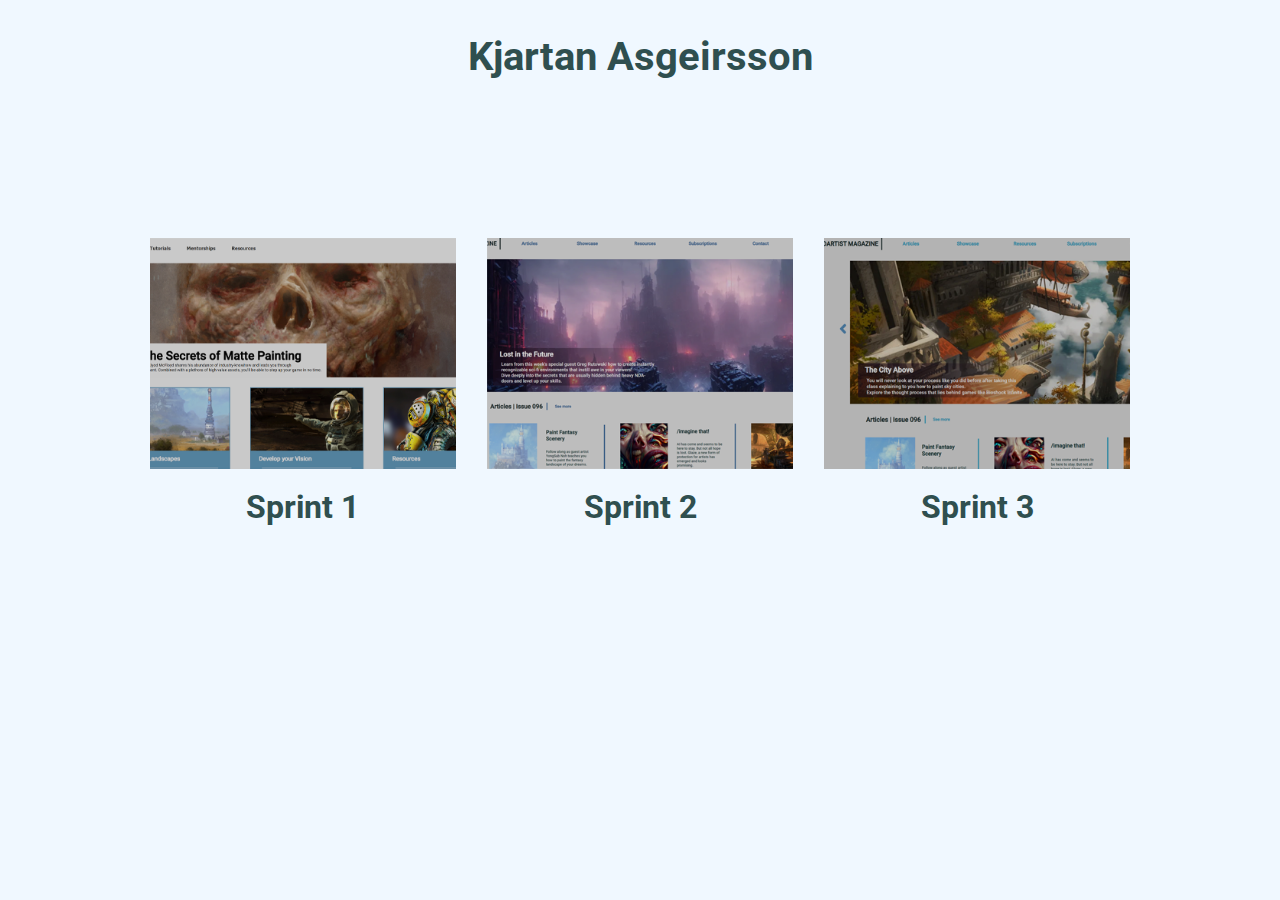
<file: index.html>
<!DOCTYPE html>
<html lang="en">
<head>
    <meta charset="UTF-8">
    <meta http-equiv="X-UA-Compatible" content="IE=edge">
    <meta name="viewport" content="width=device-width, initial-scale=1.0">
    <title>Übersicht</title>
    <link rel="stylesheet" href="main.css">
    <style>
        @import url('https://www.w3schools.com/css/img_lights.jpg');
        @import url('https://fonts.googleapis.com/css2?family=Righteous&family=Open+Sans&family=Roboto:wght@500&display=swap');
    </style>
</head>
<body>

    <div id="supertitel">
        <h2>Kjartan Asgeirsson</h2>
    </div>

    <div id="choicebox">
        <div class="choice">
            
              <a href="sprint1/index.html" class="choice-link">
                <img src="images/Sprint1.png" alt="Sprint1" class="choice-image">
                <h2 class="choice-heading">Sprint 1</h2>
                <p class="choice-text">Erster Sprint, in welchem es um generelle Prinzipien ging. Bis hier hin wurde sich noch relativ strikt an die Print-Vorlage gehalten. Die einzige Verlinkung existiert zwischen der Hauptseite und dem Landscape-Tutorial.</p>
              </a>
          </div>
        <div class="choice">
            
            <a href="sprint2/index.html" class="choice-link">
              <img src="images/Sprint2.png" alt="Sprint2" class="choice-image">
              <h2 class="choice-heading">Sprint 2</h2>
              <p class="choice-text">Zweiter Sprint, bei welchem es darum ging, verschiedene Seiten über eine Navigation miteinander zu verbinden. In dieser Version funktioniert erst die Navigation zwischen "Articles" und der Homepage.</p>
            </a>
        </div>
        <div class="choice">
            
            <a href="sprint3/index.html" class="choice-link">
              <img src="images/Sprint3.png" alt="Sprint3" class="choice-image">
              <h2 class="choice-heading">Sprint 3</h2>
              <p class="choice-text">Dritter Sprint, wo es darum ging, Animationen in die Seite einzubauen. Eine durchklickbare Slideshow wurde hinzugefügt, als auch ein animiertes Feld für Abonnements. Ebenso wurden Farben angepasst.</p>
            </a>
        </div>
    </div>


</body>
</html>
</file>
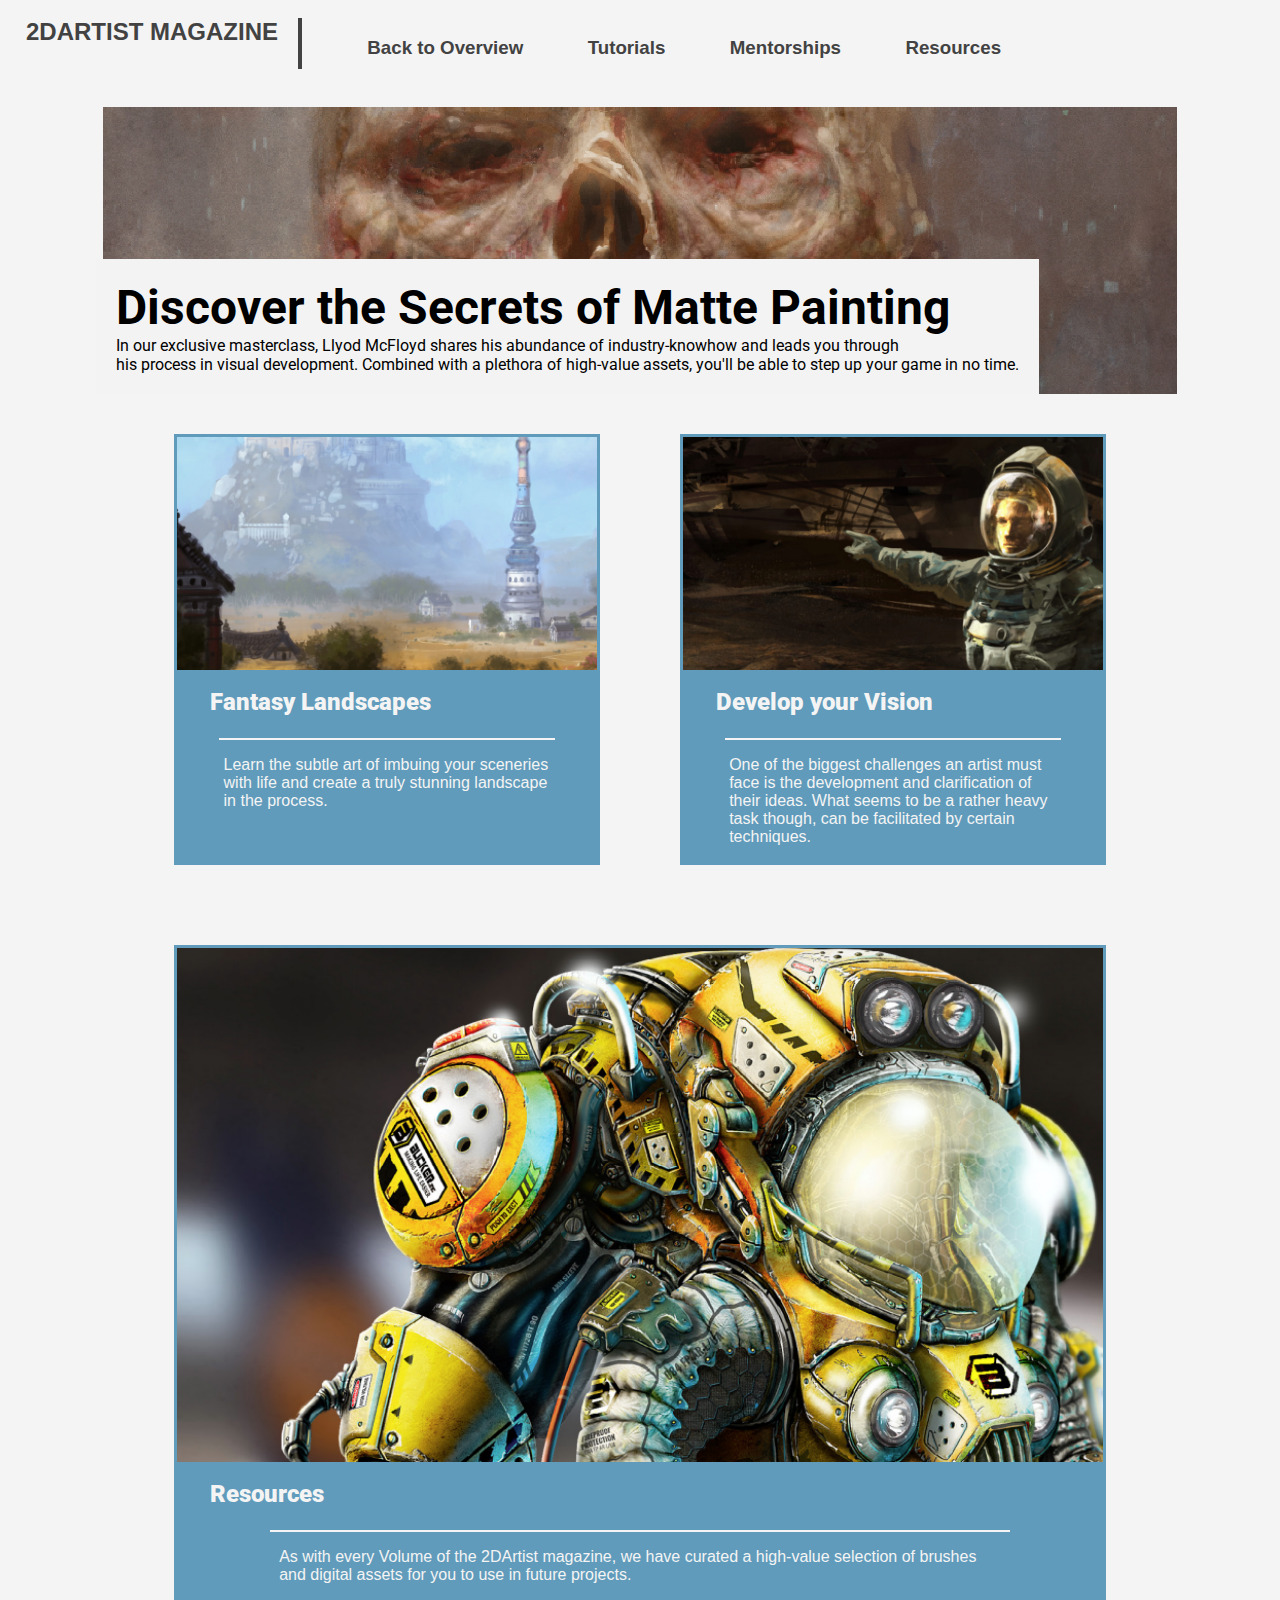
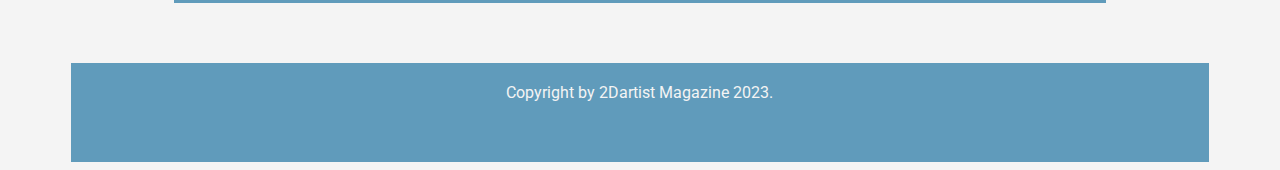
<file: sprint1/index.html>
<!DOCTYPE html>
<html lang="en">
<head>
    <meta charset="UTF-8">
    <meta http-equiv="X-UA-Compatible" content="IE=edge">
   <meta name="viewport" content="width=device-width, initial-scale=1, maximum-scale=1" />

    <title>Sprint 1</title>
    <link rel= "stylesheet" href="EX_4.css">
    <style>
        @import url('https://fonts.googleapis.com/css2?family=Righteous&family=Roboto:wght@100;400&display=swap');
        @import url('https://www.w3schools.com/css/img_lights.jpg');
        @import url('https://fonts.googleapis.com/css2?family=Open+Sans&family=Roboto:wght@500&display=swap');

        </style>
</head>
<body>
    
    <div class="flex-header">
        <h2><strong>2DARTIST</strong> MAGAZINE </h2>
        <hr>
        <div class="link-bar">
            <a href="../index.html"><h3><strong>Back to Overview</strong></h3></a>
            <a href="x4_.html"><h3><strong>Tutorials</strong></h3></a>
            <a href="x4_Concept.html"><h3><strong>Mentorships</strong></h3></a>
            <a href="x4_Source.html"><h3><strong>Resources</strong></h3></a>
        </div>
    </div>
    <div class="container">
        <img src="BG.png" alt="Skull" width="100%", height="">
            <div class="title"><strong>Discover the Secrets of Matte Painting</strong><br>
            In our exclusive masterclass, Llyod McFloyd shares his abundance of industry-knowhow and leads you through<br> his process in visual development.
            Combined with a plethora of high-value assets, you'll be able to step up your game in no time.<br> 
        </div>
    </div>

    <div class="flex-cards">
        <div class="card">
            <img src="Landscape.png" alt="Paint Fantasy Landscapes">
            <a href="x4_Landscape.html"><h2><strong>Fantasy Landscapes</strong></h2></a>
            <hr>
            <p>Learn the subtle art of imbuing your sceneries with life and create a truly stunning landscape in the process.</p>
        </div>

        <div class="card">
            <img src="Ideas.png" alt="Come up with Ideas">
            <a href="x4_Concept.html"><h2><strong>Develop your Vision</strong></h2></a>
            <hr>
            <p>One of the biggest challenges an artist must face is the development and clarification of their ideas. What seems to be a rather heavy task though, can be facilitated by certain techniques.</p>
        </div>

        <div class="card">
            <img src="Resources.png" alt="Get some Shit">
            <a href="x4_Source.html"><h2><strong>Resources</strong></h2></a>
            <hr>
            <p>As with every Volume of the 2DArtist magazine, we have curated a high-value selection of brushes and digital assets for you to use in future projects.</p>
        </div>

    </div>

    <footer>
        Copyright by 2Dartist Magazine 2023.
    </footer>
</body>

</html>
</file>
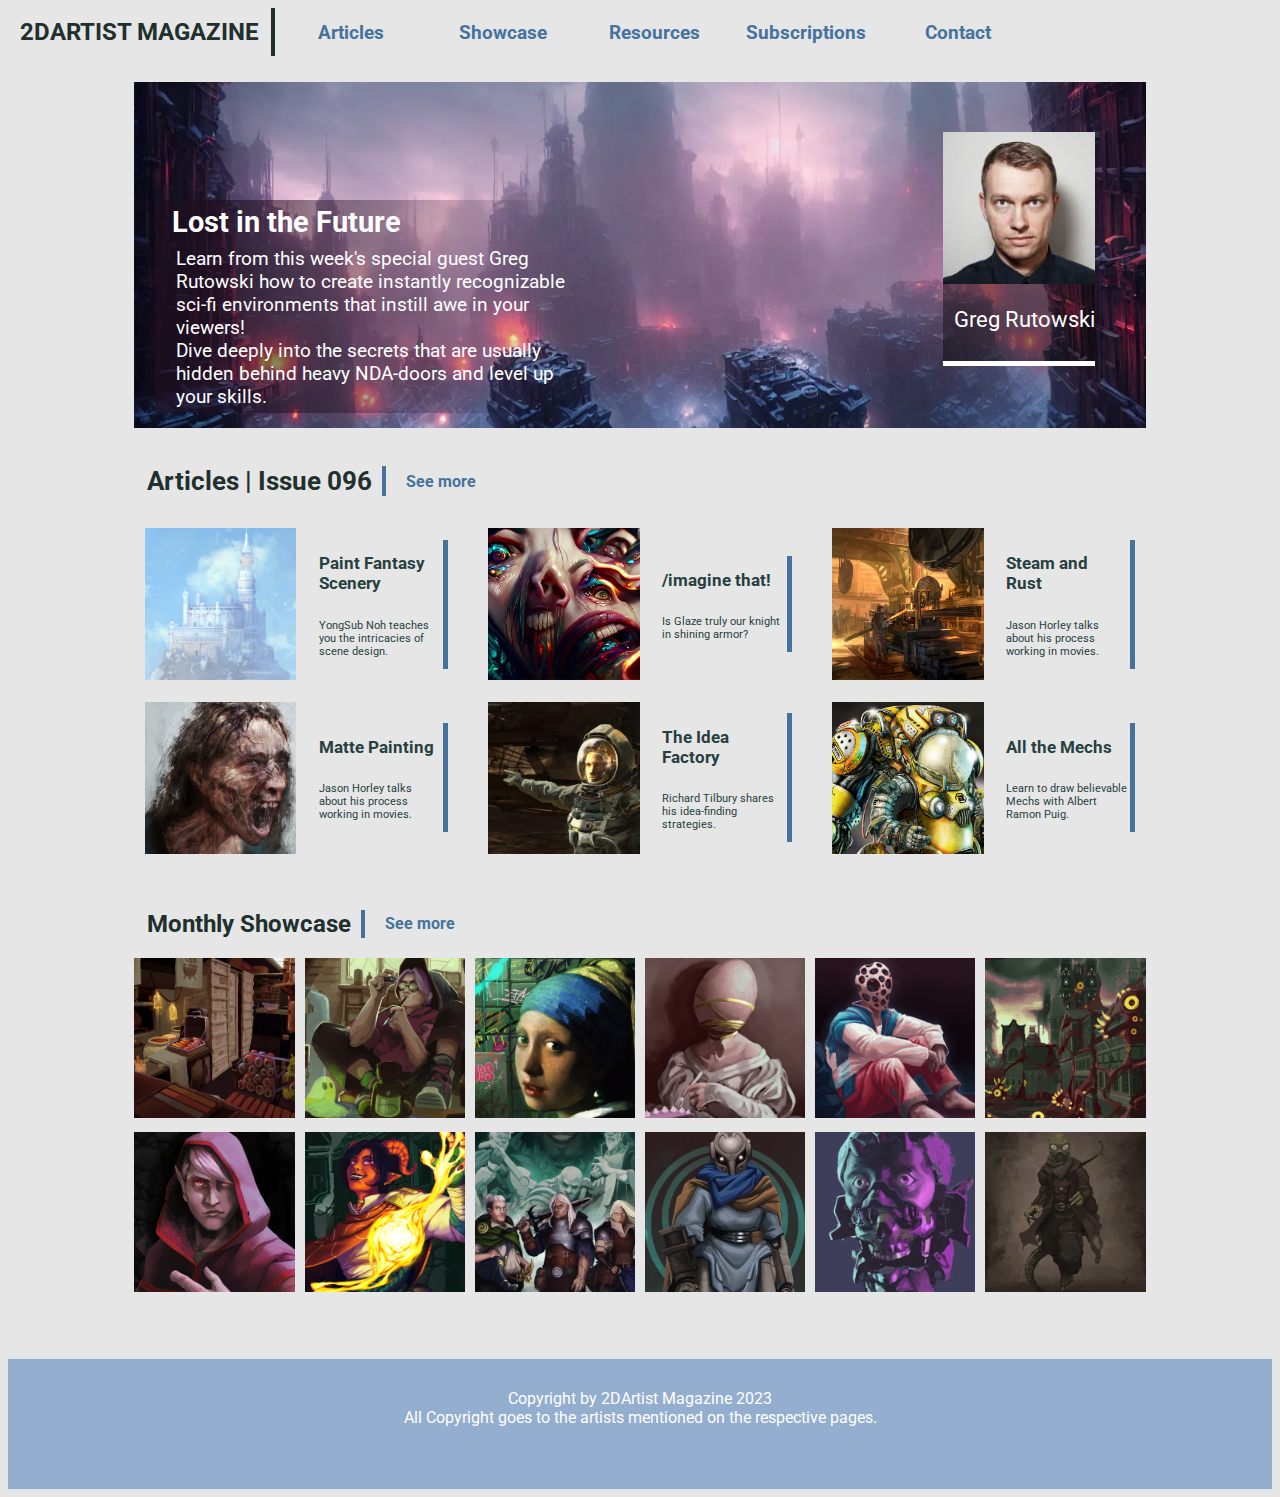
<file: sprint2/index.html>
<!DOCTYPE html>
<html lang="en">
<head>
    <meta charset="UTF-8">
    <meta http-equiv="X-UA-Compatible" content="IE=edge">
    <meta name="viewport" content="width=device-width, initial-scale=1.0">
    <title>Sprint2</title>
    <link rel="stylesheet" href="main.css">
    <style>
        @import url('https://www.w3schools.com/css/img_lights.jpg');
        @import url('https://fonts.googleapis.com/css2?family=Righteous&family=Open+Sans&family=Roboto:wght@500&display=swap');
        @media screen and (max-width: 990px){
            #cardcontainer > .carditem:nth-child(n+7){
        display: none;
    }
    }
        @media screen and (max-width: 600px){
    #cardcontainer > .carditem {
        flex-basis:100%;
    }
    .cardtext > p{
        display: block;
        font-size: 1.2em;
    }
    .cardtext > .parashort{
        display: none;
    }
    #cardcontainer{
        padding-bottom: 5%;
    }
    #cardcontainer > .carditem:nth-child(n+4){
        display: none;
    }
}
    </style>
</head>
<body>
    <!-- (A) MENU WRAPPER -->
    <nav id="superheader">
    <!-- (B) THE HAMBURGER -->
        <a class="headerchild logo" href="../index.html"> 2DARTIST MAGAZINE </a>
        <label for="hamburger">&#9776;</label>
        <input type="checkbox" id="hamburger"/>

    
    <!-- (C) MENU ITEMS -->
        <div id="headeritems">
            <a class="headerchild" href="page1.html">Articles</a>
            <a class="headerchild" href="Showcase.html">Showcase</a>
            <a class="headerchild" href="Resources.html">Resources</a>
            <a class="headerchild" href="Subscriptions.html">Subscriptions</a>
            <a class="headerchild" href="Contact.html">Contact</a>
        </div>
           <!-- 
        <div class="orga">
            <div class="searchbox">Search...</div>
            <a class="headerchild login" href="SP2.html">Log In</a>
            <a class="headerchild signup" href="SP2.html">Sign Up</a>
        </div>
    -->
    </nav>
    
    <div id="previewbox">
        <a href="index.html">
            <img src="Images/previewbox.png" alt="Artwork by Greg Rutkowski" width="100%" object-fit="cover">
            <div class="previewtext"><h2>Lost in the Future</h2>
            <p class="previewtext">Learn from this week's special guest Greg Rutowski how to create instantly recognizable sci-fi environments that instill awe in your viewers! <br>Dive deeply into the secrets that are usually hidden behind heavy NDA-doors and level up your skills.</p>
            <p class="previewtext parashort"> An exclusive 2DARTIST Magazine's Masterclass with Greg Rutowski</p></a>
            <div class="profilepic">
                <img src="Photoshop/MASTER_Pics-Container-assets/Pic_13.png" alt="" width="100%">
                <div class="profileinfo"><h2>Greg Rutowski</h2>
                <p>Concept Artist, Illustrator
                    at KeyStone
                    <br>
                    <br>
                GregRutowskiArt.com</p></div>
            </div>
        </div>
    </div>

    <div class="card-header"><h2>Articles | Issue 096</h2><a href="page1.html">See more</a></div>
    <div id="cardcontainer">
        <a class= "carditem" href="Article4.html">
            <img src="Photoshop/MASTER_Thumbnails-assets/TH_4.png" alt="Midjourney" width="50%">
            <div class="cardtext"><h2>Paint Fantasy Scenery</h2>
            <p>Follow along as guest artist YongSub Noh teaches you how to paint the fantasy landscape of your dreams.</p>
            <p class="parashort">YongSub Noh teaches you the intricacies of scene design.</p></div>
        </a>
        <a class= "carditem" href="Article1.html">
            <img src="Photoshop/MASTER_Thumbnails-assets/TH_1.png" alt="Midjourney" width="50%">
            <div class="cardtext"><h2>/imagine that!</h2>
            <p>AI has come and seems to be here to stay. But not all hope is lost. Glaze, a new form of protection for artists has emerged and looks promising.</p>
            <p class="parashort">Is Glaze truly our knight in shining armor?</p></div>
        </a>
        <a class= "carditem" href="Article2.html">
            <img src="Photoshop/MASTER_Thumbnails-assets/TH_2.png" alt="Midjourney" width="50%">
            <div class="cardtext"><h2>Steam and Rust</h2>
                <p>The fascination with steam-powered machinery is evergreen. But what lies beneath the surface and how easy is it to recreate pieces in that style?</p>
                <p class="parashort">Jason Horley talks about his process working in movies.</p></div>
        </a>
        <a class= "carditem" href="Article3.html">
            <img src="Photoshop/MASTER_Thumbnails-assets/TH_3.png" alt="Midjourney" width="50%">
            <div class="cardtext"><h2>Matte Painting</h2>
            <p>Framestore-employed Jason Horley takes us on a tour through his process as a concept artist for movies such as <i>Harry Potter </i>and <i>Gravity.</i></p>
            <p class="parashort">Jason Horley talks about his process working in movies.</p></div>
        </a>
        <a class= "carditem" href="Article5.html">
            <img src="Photoshop/MASTER_Thumbnails-assets/TH_5.png" alt="Midjourney" width="50%">
            <div class="cardtext"><h2>The Idea Factory</h2>
            <p>We've all felt the burden of feeling creative burnout. Richard Tilbury shares his strategies of pushing through and generating ideas.</p>
            <p class="parashort">Richard Tilbury shares his idea-finding strategies.</p></div>
        </a>
        <a class= "carditem" href="Article6.html">
            <img src="Photoshop/MASTER_Thumbnails-assets/TH_6.png" alt="Midjourney" width="50%">
            <div class="cardtext"><h2>All the Mechs</h2>
            <p>Drawing robots is one thing. Drawing believable mechs another. Albert Ramon Puig shows where the differences lie and what tricks to use.</p>
            <p class="parashort">Learn to draw believable Mechs with Albert Ramon Puig.</p></div>
        </a>
    </div>
    <div class="seemore"> 
        <a href="page1.html">See More</a>
        </div>


    <div class="pics-header"><h2>Monthly Showcase</h2> <a href="Showcase.html">See more</a></div>
    <div id="pics-container">
        <div class="grid-item">
            <a href="Showcase1.html"><img src="Photoshop/MASTER_Pics-Container-assets/Pic_1.png" alt="" width="100%" ></a>
        </div>
        <div class="grid-item">
            <a href="Showcase2.html"><img src="Photoshop/MASTER_Pics-Container-assets/Pic_2.png" alt="" width="100%" ></a>
        </div>
        <div class="grid-item">
            <a href="Showcase3.html"><img src="Photoshop/MASTER_Pics-Container-assets/Pic_3.png" alt="" width="100%" ></a>
        </div>
        <div class="grid-item">
            <a href="Showcase4.html"><img src="Photoshop/MASTER_Pics-Container-assets/Pic_4.png" alt="" width="100%" ></a>
        </div>
        <div class="grid-item">
            <a href="Showcase5.html"><img src="Photoshop/MASTER_Pics-Container-assets/Pic_5.png" alt="" width="100%" ></a>
        </div>
        <div class="grid-item">
            <a href="Showcase6.html"><img src="Photoshop/MASTER_Pics-Container-assets/Pic_6.png" alt="" width="100%" ></a>
        </div>
        <div class="grid-item">
            <a href="Showcase7.html"><img src="Photoshop/MASTER_Pics-Container-assets/Pic_7.png" alt="" width="100%" ></a>
        </div>
        <div class="grid-item">
            <a href="Showcase8.html"><img src="Photoshop/MASTER_Pics-Container-assets/Pic_8.png" alt="" width="100%" ></a>
        </div>
        <div class="grid-item">
            <a href="Showcase9.html"><img src="Photoshop/MASTER_Pics-Container-assets/Pic_9.png" alt="" width="100%" ></a>
        </div>
        <div class="grid-item">
            <a href="Showcase10.html"><img src="Photoshop/MASTER_Pics-Container-assets/Pic_10.png" alt="" width="100%" ></a>
        </div>
        <div class="grid-item">
            <a href="Showcase11.html"><img src="Photoshop/MASTER_Pics-Container-assets/Pic_11.png" alt="" width="100%" ></a>
        </div>
        <div class="grid-item">
            <a href="Showcase12.html"><img src="Photoshop/MASTER_Pics-Container-assets/Pic_12.png" alt="" width="100%" ></a>
        </div>
    </div>
    <div class="seemore"> 
        <a href="Showcase.html">See More</a>
        </div>
</body>
<footer>
    <div id="footertext">Copyright by 2DArtist Magazine 2023 <br>
    All Copyright goes to the artists mentioned on the respective pages.</div>
</footer>
</html>
</file>
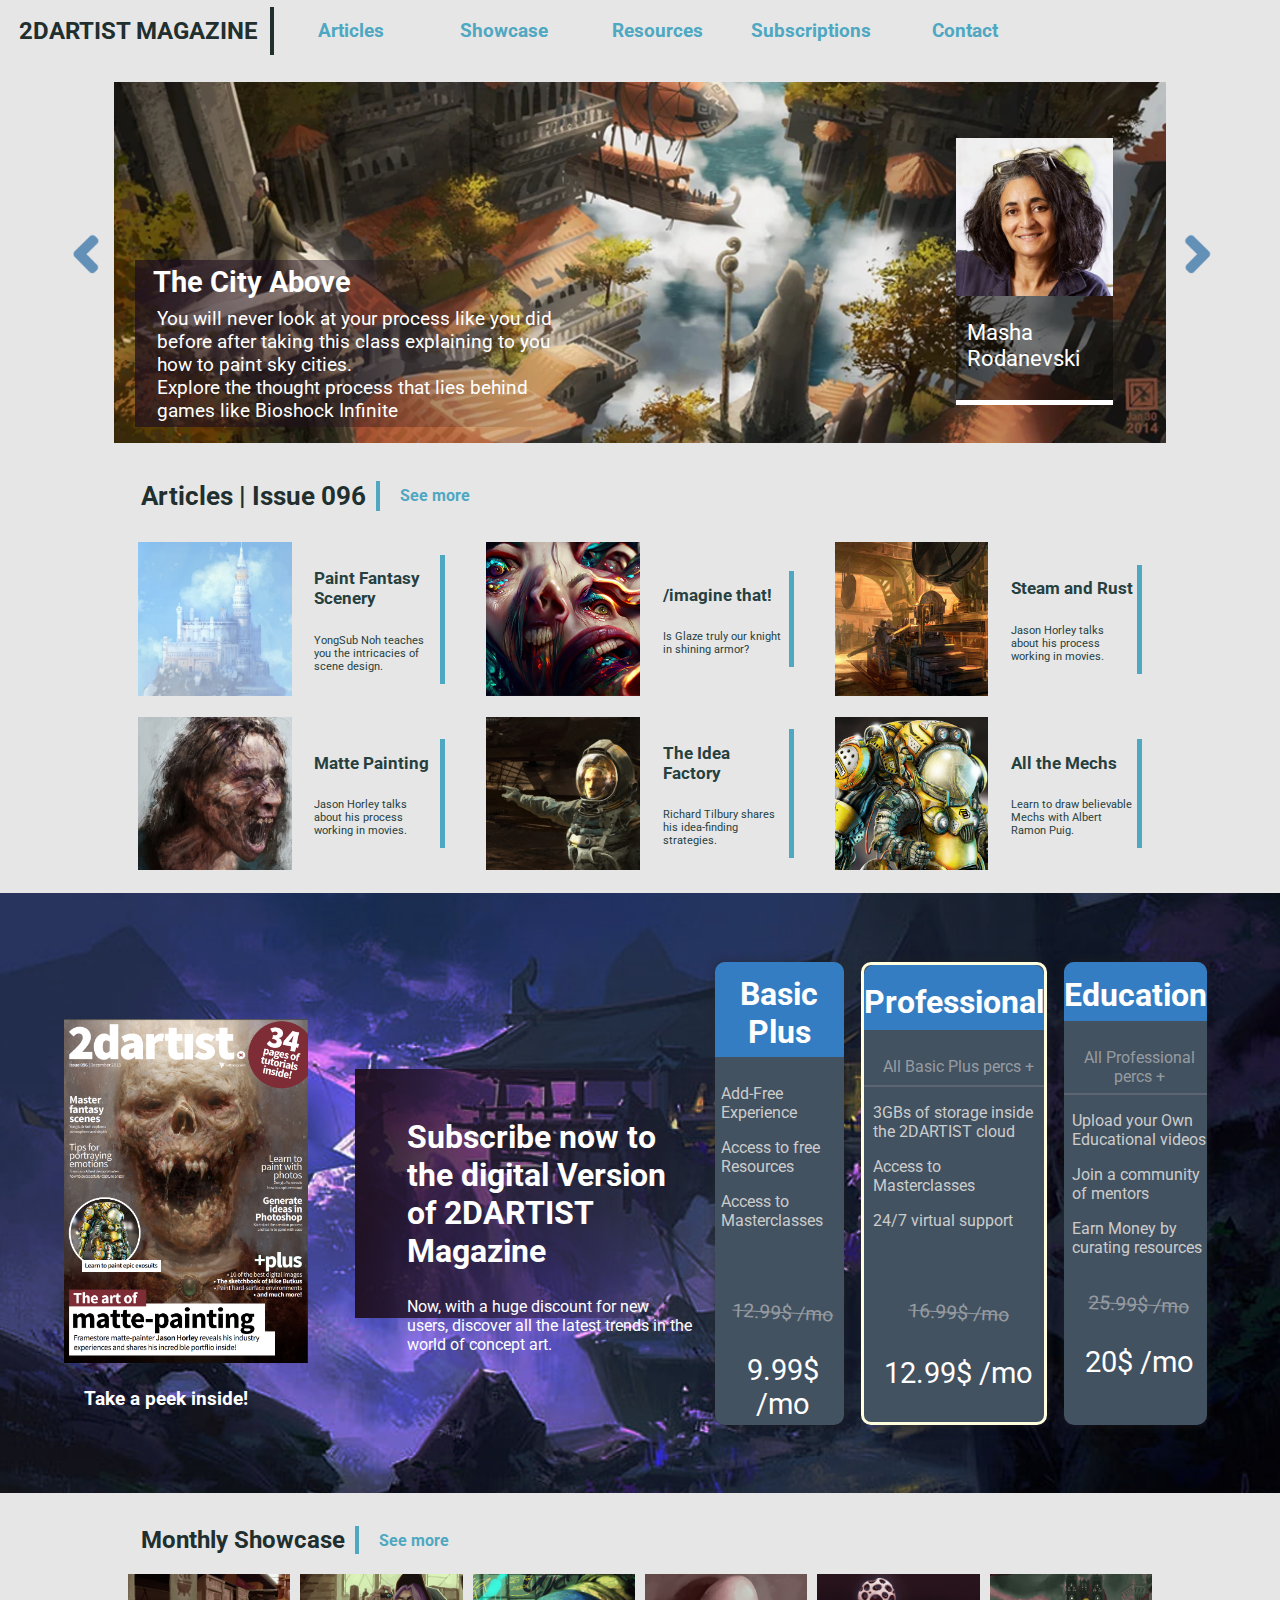
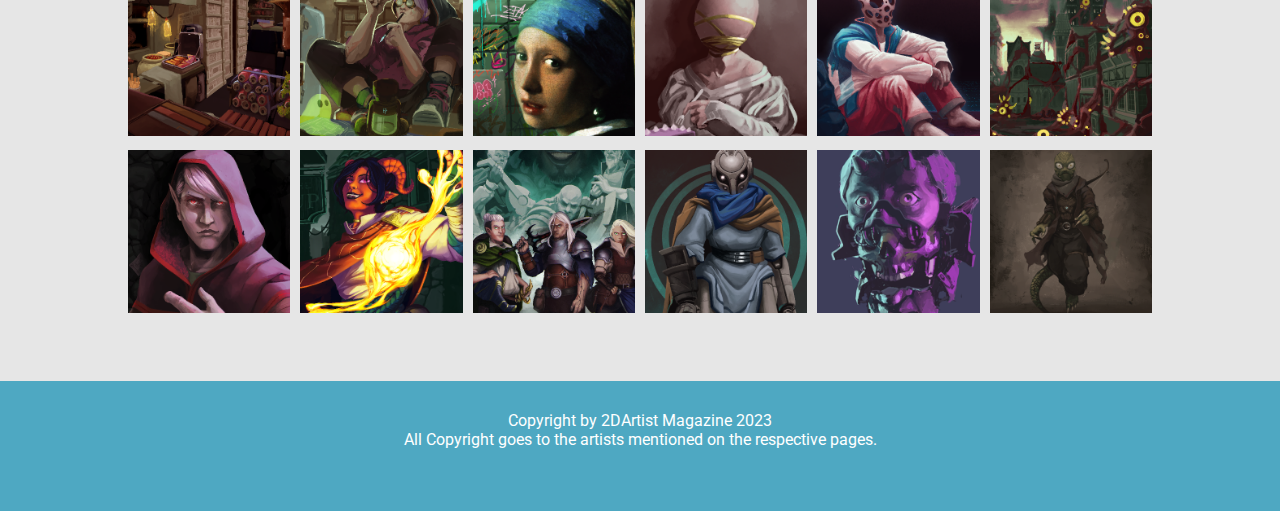
<file: sprint3/index.html>
<!DOCTYPE html>
<html lang="en">
<head>
    <meta charset="UTF-8">
    <meta http-equiv="X-UA-Compatible" content="IE=edge">
    <meta name="viewport" content="width=device-width, initial-scale=1.0">
    <title>Sprint2</title>
    <link rel="stylesheet" href="main.css">
    <style>
        @import url('https://www.w3schools.com/css/img_lights.jpg');
        @import url('https://fonts.googleapis.com/css2?family=Righteous&family=Open+Sans&family=Roboto:wght@500&display=swap');
        @media screen and (max-width: 990px){
            #cardcontainer > .carditem:nth-child(n+7){
        display: none;
        }
        .component > img{
            display: none;
        }
    }
        @media screen and (max-width: 600px){
    #cardcontainer > .carditem {
        flex-basis:100%;
    }
    .cardtext > p{
        display: block;
        font-size: 1.2em;
    }
    .cardtext > .parashort{
        display: none;
    }
    #cardcontainer{
        padding-bottom: 5%;
    }
    #cardcontainer > .carditem:nth-child(n+4){
        display: none;
    }
}
    </style>
</head>
<body>
    
    <!-- (A) MENU WRAPPER -->
    <nav id="superheader">
    <!-- (B) THE HAMBURGER -->
        <a class="headerchild logo" href="../index.html"> 2DARTIST MAGAZINE </a>
        <label for="hamburger">&#9776;</label>
        <input type="checkbox" id="hamburger"/>

    
    <!-- (C) MENU ITEMS -->
        <div id="headeritems">
            <a class="headerchild" href="page1.html">Articles</a>
            <a class="headerchild" href="Showcase.html">Showcase</a>
            <a class="headerchild" href="Resources.html">Resources</a>
            <a class="headerchild" href="Subscriptions.html">Subscriptions</a>
            <a class="headerchild" href="Contact.html">Contact</a>
        </div>
           <!-- 
        <div class="orga">
            <div class="searchbox">Search...</div>
            <a class="headerchild login" href="SP2.html">Log In</a>
            <a class="headerchild signup" href="SP2.html">Sign Up</a>
        </div>
    -->
    </nav>
    
    <div class="component">
        <img src="Photoshop/Arrow-Left.png" alt="" onclick="goLeft()">
        <div class="carousel">

            
            <div id="previewbox" class="slide">
                <a href="index.html">
                    <img src="Photoshop/MASTER_Preview-assets/old.png" alt="Artwork by Masha Rodanevski" width="100%" object-fit="cover">
                    <div class="previewtext"><h2>The City Above</h2>
                    <p class="previewtext">You will never look at your process like you did before after taking this class explaining to you how to paint sky cities.<br>Explore the thought process that lies behind games like Bioshock Infinite</p>
                    <p class="previewtext parashort"> An exclusive 2DARTIST Magazine's Tutorial Series with Masha Rodanevski</p></a>
                    <div class="profilepic">
                        <img src="Photoshop/MASTER_Pics-Container-assets/Pic_14.png" alt="" width="100%">
                        <div class="profileinfo"><h2>Masha Rodanevski</h2>
                        <p>Concept Artist, Freelancer <br> <br> StrokeOfLuck.com</p></div>
                    </div>
                </div>
            </div>
            <div id="previewbox" class="slide">
                <a href="index.html">
                    <img src="Images/previewbox.png" alt="Artwork by Greg Rutkowski" width="100%" object-fit="cover">
                    <div class="previewtext"><h2>Lost in the Future</h2>
                    <p class="previewtext">Learn from this week's special guest Greg Rutowski how to create instantly recognizable sci-fi environments that instill awe in your viewers! <br>Dive deeply into the secrets that are usually hidden behind heavy NDA-doors and level up your skills.</p>
                    <p class="previewtext parashort"> An exclusive 2DARTIST Magazine's Masterclass with Greg Rutowski</p></a>
                    <div class="profilepic">
                        <img src="Photoshop/MASTER_Pics-Container-assets/Pic_13.png" alt="" width="100%">
                        <div class="profileinfo"><h2>Greg Rutowski</h2>
                        <p>Concept Artist, Illustrator at KeyStone<br><br>GregRutowskiArt.com</p></div>
                    </div>
                </div>
            </div>
            <div id="previewbox" class="slide">
                <a href="index.html">
                    <img src="Photoshop/MASTER_Preview-assets/Newer.png" alt="Artwork by Kan Liu" width="100%" object-fit="cover">
                    <div class="previewtext"><h2>The Endless Flow</h2>
                    <p class="previewtext">Nobody manages to capture flowing and dynamic poses quite like Kan Liu, aka ArtOf666k. But what seems like magic,<br>actually consists of a very involved technique. Read further to learn more about it.</p>
                    <p class="previewtext parashort"> ArtOf666k, Kan Liu, tells us some of his secrets</p></a>
                    <div class="profilepic">
                        <img src="Photoshop/MASTER_Pics-Container-assets/Pic_16.png" alt="" width="100%">
                        <div class="profileinfo"><h2>Kan Liu</h2>
                        <p>Concept Artist currently at Riot Games
                            <br>
                            <br>
                        ArtOf666k.com</p></div>
                    </div>
                </div>
            </div>
        </div>
        <img src="Photoshop/Arrow-Right.png" alt="" onclick="goRight()">
        </div>
    </div>


    <div class="card-header"><h2>Articles | Issue 096</h2><a href="page1.html">See more</a></div>
    <div id="cardcontainer">
        <a class= "carditem" href="Article4.html">
            <img src="Photoshop/MASTER_Thumbnails-assets/TH_4.png" alt="Midjourney" width="50%">
            <div class="cardtext"><h2>Paint Fantasy Scenery</h2>
            <p>Follow along as guest artist YongSub Noh teaches you how to paint the fantasy landscape of your dreams.</p>
            <p class="parashort">YongSub Noh teaches you the intricacies of scene design.</p></div>
        </a>
        <a class= "carditem" href="Article1.html">
            <img src="Photoshop/MASTER_Thumbnails-assets/TH_1.png" alt="Midjourney" width="50%">
            <div class="cardtext"><h2>/imagine that!</h2>
            <p>AI has come and seems to be here to stay. But not all hope is lost. Glaze, a new form of protection for artists has emerged and looks promising.</p>
            <p class="parashort">Is Glaze truly our knight in shining armor?</p></div>
        </a>
        <a class= "carditem" href="Article2.html">
            <img src="Photoshop/MASTER_Thumbnails-assets/TH_2.png" alt="Midjourney" width="50%">
            <div class="cardtext"><h2>Steam and Rust</h2>
                <p>The fascination with steam-powered machinery is evergreen. But what lies beneath the surface and how easy is it to recreate pieces in that style?</p>
                <p class="parashort">Jason Horley talks about his process working in movies.</p></div>
        </a>
        <a class= "carditem" href="Article3.html">
            <img src="Photoshop/MASTER_Thumbnails-assets/TH_3.png" alt="Midjourney" width="50%">
            <div class="cardtext"><h2>Matte Painting</h2>
            <p>Framestore-employed Jason Horley takes us on a tour through his process as a concept artist for movies such as <i>Harry Potter </i>and <i>Gravity.</i></p>
            <p class="parashort">Jason Horley talks about his process working in movies.</p></div>
        </a>
        <a class= "carditem" href="Article5.html">
            <img src="Photoshop/MASTER_Thumbnails-assets/TH_5.png" alt="Midjourney" width="50%">
            <div class="cardtext"><h2>The Idea Factory</h2>
            <p>We've all felt the burden of feeling creative burnout. Richard Tilbury shares his strategies of pushing through and generating ideas.</p>
            <p class="parashort">Richard Tilbury shares his idea-finding strategies.</p></div>
        </a>
        <a class= "carditem" href="Article6.html">
            <img src="Photoshop/MASTER_Thumbnails-assets/TH_6.png" alt="Midjourney" width="50%">
            <div class="cardtext"><h2>All the Mechs</h2>
            <p>Drawing robots is one thing. Drawing believable mechs another. Albert Ramon Puig shows where the differences lie and what tricks to use.</p>
            <p class="parashort">Learn to draw believable Mechs with Albert Ramon Puig.</p></div>
        </a>
    </div>
    <div class="seemore"> 
        <a href="page1.html">See More</a>
        </div>


<div id="sub-box">
    <div class="sub-items">
        
        <a href="coverpage.html" class="sub-item"><img src="Photoshop/Cover.png" alt="" style="width: 70%">
        <h3>Take a peek inside!</h3></a>
        
            <div class="sub-item sub-text">
                <h2>Subscribe now to the digital Version of 2DARTIST Magazine</h2>
                <p>Now, with a huge discount for new users, discover all the latest trends in the world of concept art.</p>
            </div>
        <div class="sub-item sub-options">
            <div class="sub-op">
                <h2>Basic Plus</h2>
                <p> Add-Free Experience</p>
                <p> Access to free Resources</p>
                <p> Access to Masterclasses</p>
                <br>
                <br>
                <p style="text-align: center; text-decoration:line-through; font-size: 1.2rem; opacity: 60%; transform: rotate(3deg);"> 12.99$ /mo</p>
                <p style="color: white; text-align: center; font-size: 1.8rem"> 9.99$ /mo</p>
            </div>

            <div class="sub-op bestoption">
                <h2>Professional</h2>
                <p style="opacity: 60%; text-align: center; padding-bottom:5%; border-bottom: 2px solid rgb(110, 114, 124)"> All Basic Plus percs +</p>
                <p> 3GBs of storage inside the 2DARTIST cloud</p>
                <p> Access to Masterclasses</p>
                <p> 24/7 virtual support</p>
                <br>
                <br>
                <p style="background-color: rgba(255, 255, 255, 0); text-align: center; text-decoration:line-through; font-size: 1.2rem; opacity: 60%; transform: rotate(3deg);"> 16.99$ /mo</p>
                <p style="padding-top: 2%; color: white; text-align: center; font-size: 1.8rem"> 12.99$ /mo</p>

            </div>
            <div class="sub-op">
                <h2>Education</h2>
                <p style="opacity: 60%; text-align: center; padding-bottom:5%; border-bottom: 2px solid rgb(110, 114, 124)"> All Professional percs +</p>
                <p> Upload your Own Educational videos</p>
                <p> Join a community of mentors</p>
                <p> Earn Money by curating resources</p>
                <p style="padding-top: 12%; background-color: rgba(255, 255, 255, 0); text-align: center; text-decoration:line-through; font-size: 1.2rem; opacity: 60%; transform: rotate(3deg);"> 25.99$ /mo</p>
                <p style="color: white; text-align: center; font-size: 1.8rem"> 20$ /mo</p>
            </div>
        </div>
    </div>
</div>







    <div class="pics-header"><h2>Monthly Showcase</h2> <a href="Showcase.html">See more</a></div>
    <div id="pics-container">
        <div class="grid-item">
            <a href="Showcase1.html"><img src="Photoshop/MASTER_Pics-Container-assets/Pic_1.png" alt="" width="100%" ></a>
        </div>
        <div class="grid-item">
            <a href="Showcase2.html"><img src="Photoshop/MASTER_Pics-Container-assets/Pic_2.png" alt="" width="100%" ></a>
        </div>
        <div class="grid-item">
            <a href="Showcase3.html"><img src="Photoshop/MASTER_Pics-Container-assets/Pic_3.png" alt="" width="100%" ></a>
        </div>
        <div class="grid-item">
            <a href="Showcase4.html"><img src="Photoshop/MASTER_Pics-Container-assets/Pic_4.png" alt="" width="100%" ></a>
        </div>
        <div class="grid-item">
            <a href="Showcase5.html"><img src="Photoshop/MASTER_Pics-Container-assets/Pic_5.png" alt="" width="100%" ></a>
        </div>
        <div class="grid-item">
            <a href="Showcase6.html"><img src="Photoshop/MASTER_Pics-Container-assets/Pic_6.png" alt="" width="100%" ></a>
        </div>
        <div class="grid-item">
            <a href="Showcase7.html"><img src="Photoshop/MASTER_Pics-Container-assets/Pic_7.png" alt="" width="100%" ></a>
        </div>
        <div class="grid-item">
            <a href="Showcase8.html"><img src="Photoshop/MASTER_Pics-Container-assets/Pic_8.png" alt="" width="100%" ></a>
        </div>
        <div class="grid-item">
            <a href="Showcase9.html"><img src="Photoshop/MASTER_Pics-Container-assets/Pic_9.png" alt="" width="100%" ></a>
        </div>
        <div class="grid-item">
            <a href="Showcase10.html"><img src="Photoshop/MASTER_Pics-Container-assets/Pic_10.png" alt="" width="100%" ></a>
        </div>
        <div class="grid-item">
            <a href="Showcase11.html"><img src="Photoshop/MASTER_Pics-Container-assets/Pic_11.png" alt="" width="100%" ></a>
        </div>
        <div class="grid-item">
            <a href="Showcase12.html"><img src="Photoshop/MASTER_Pics-Container-assets/Pic_12.png" alt="" width="100%" ></a>
        </div>
    </div>
    <div class="seemore"> 
        <a href="Showcase.html">See More</a>
        </div>

<script>
    function goRight(){
        document.querySelector(".carousel").scrollLeft += 1200;
    }

    function goLeft(){
        document.querySelector(".carousel").scrollLeft -= 1200;
    }
</script>
</body>
<footer>
    <div id="footertext">Copyright by 2DArtist Magazine 2023 <br>
    All Copyright goes to the artists mentioned on the respective pages.</div>
</footer>
</html>
</file>
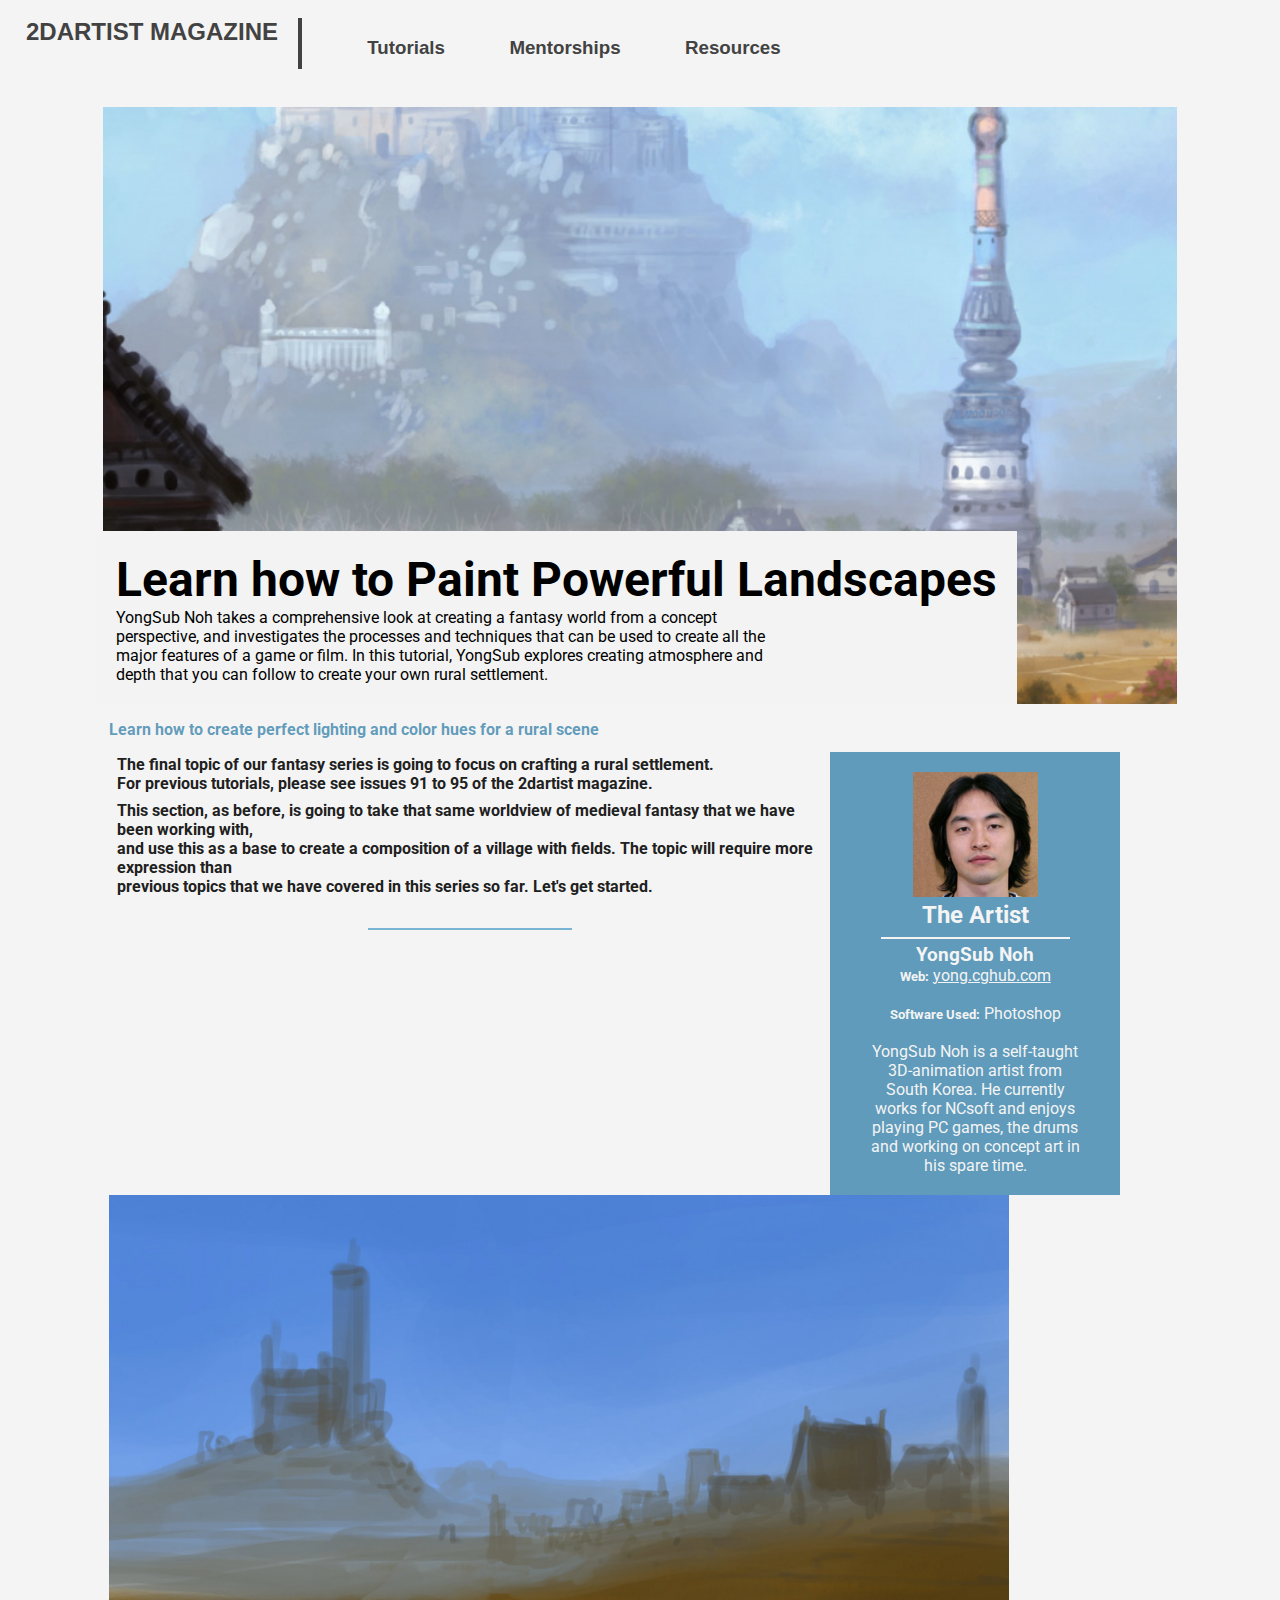
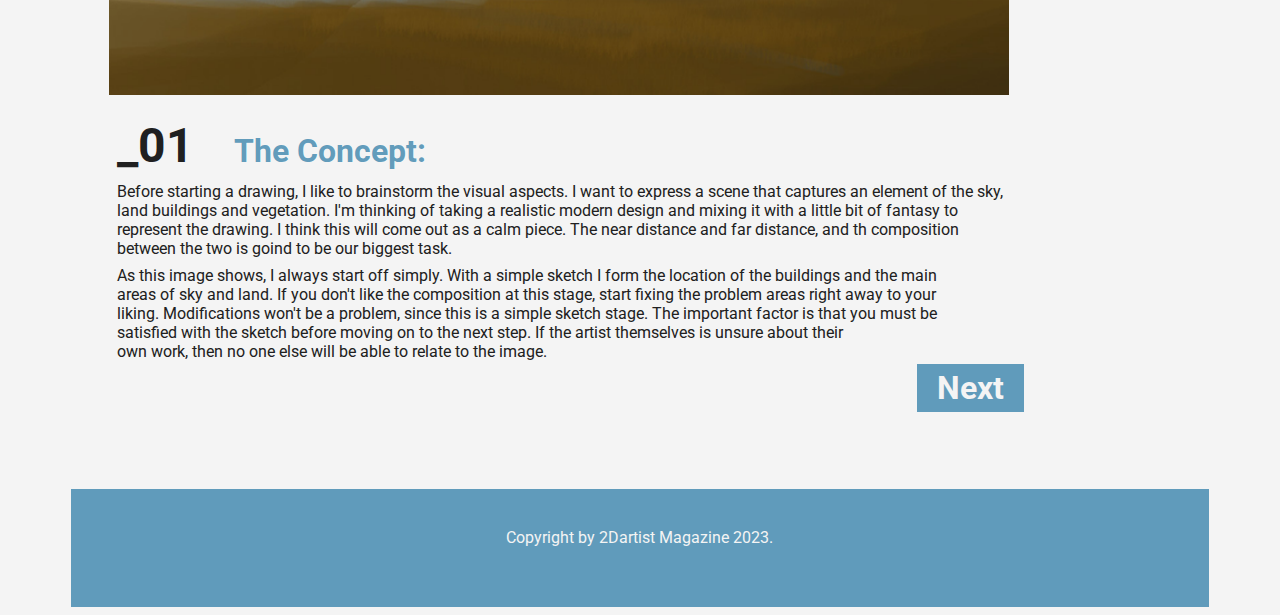
<file: sprint1/x4_Landscape.html>
<!DOCTYPE html>
<html lang="en">
<head>
    <meta charset="UTF-8">
    <meta http-equiv="X-UA-Compatible" content="IE=edge">
   <meta name="viewport" content="width=device-width, initial-scale=1, maximum-scale=1" />

    <title>Sprint 1</title>
    <link rel= "stylesheet" href="EX_4.css">
    <style>
        @import url('https://fonts.googleapis.com/css2?family=Righteous&family=Roboto:wght@100;400&display=swap');
        @import url('https://www.w3schools.com/css/img_lights.jpg');
        @import url('https://fonts.googleapis.com/css2?family=Open+Sans&family=Roboto:wght@500&display=swap');

        </style>
</head>
<body>
    
    <div class="flex-header">
        <h2><strong>2DARTIST</strong> MAGAZINE </h2>
        <hr>
        <div class="link-bar">
            <a href="x4_Matte.html"><h3><strong>Tutorials</strong></h3></a>
            <a href="x4_Concept.html"><h3><strong>Mentorships</strong></h3></a>
            <a href="x4_Source.html"><h3><strong>Resources</strong></h3></a>
        </div>
    </div>
    <div class="container">
        <img src="Landscape.png" alt="Paint Landscapes" width="100%">
            <div class="title"><strong>Learn how to Paint Powerful Landscapes</strong><br>
               YongSub Noh takes a comprehensive look at creating a fantasy world from a concept<br> 
               perspective, and investigates the processes and techniques that can be used to create all the <br>
               major features of a game or film. In this tutorial, YongSub explores creating atmosphere and <br>
                depth that you can follow to create your own rural settlement.
        </div>
        
    </div>
    <div class="textblock-container">
        <aside><img src="Profile1.png" alt="YongSub Noh" width="50%" height="50%">
            <h2>The Artist</h2>
            <hr>
            <strong><span style="font-size: 1.2rem">YongSub Noh </span> <br>
                <span style="color: rgb(244, 244, 244); font-size: 0.8rem;">Web:</span> </strong> <a href="yong.cghub.com" style="color:rgb(244, 244, 244)">yong.cghub.com</a><br><br>
                <strong><span style="color: rgb(244, 244, 244); font-size: 0.8rem;">Software Used:</span></strong>  Photoshop   <br> <br>
                <span style="text-align: left">
                    YongSub Noh is a self-taught<br>
                    3D-animation artist from<br>
                    South Korea. He currently<br>
                    works for NCsoft and enjoys<br>
                    playing PC games, the drums<br>
                    and working on concept art in<br>
                    his spare time.</span>
                
                </aside>
        <p><h3>Learn how to create perfect lighting and color hues for a rural scene</h3></p>
        <p><b>The final topic of our fantasy series is going to focus on crafting a rural settlement. <br>
             For previous tutorials, please see issues 91 to 95 of the 2dartist magazine.</b></p>
             
        <p><b>This section, as before, is going to take that same worldview of medieval fantasy that we have been working with, <br>
            and use this as a base to create a composition of a village with fields. The topic will require more expression than<br>
            previous topics that we have covered in this series so far. Let's get started.</b>
        </p>
        <hr>
        <img src="Tutorial1.png" alt="Tutorial 1">
        <br><br>
        <p><strong style="font-size: 3rem">_01</strong><span style="color:rgba(94, 154, 186, 0.99); font-size: 2rem; margin-left: 40px;"><strong>The Concept:</strong></span></p>
        <p>
            Before starting a drawing, I like to brainstorm the visual aspects. I want to express a scene that captures an element of the sky, <br>
            land buildings and vegetation. I'm thinking of taking a realistic modern design and mixing it with a little bit of fantasy to <br>
            represent the drawing. I think this will come out as a calm piece. The near distance and far distance, and th composition<br>
            between the two is goind to be our biggest task.
        </p>
        <p>
            As this image shows, I always start off simply. With a simple sketch I form the location of the buildings and the main <br>
            areas of sky and land. If you don't like the composition at this stage, start fixing the problem areas right away to your <br>
            liking. Modifications won't be a problem, since this is a simple sketch stage. The important factor is that you must be <br>
            satisfied with the sketch before moving on to the next step. If the artist themselves is unsure about their <br>
            own work, then no one else will be able to relate to the image.
        </p>
        <p><strong style=" background-color: rgba(94, 154, 186, 0.99); color: rgb(244, 244, 244); font-size: 2rem; margin-left: 800px; padding-left: 20px; padding-right: 20px; padding-top: 5px; padding-bottom: 5px;">Next </strong></p>
        <br>
        <br>
        <br>
        
    </div>

    <footer>
           <br>
           
        Copyright by 2Dartist Magazine 2023.
    </footer>
</body>

</html>
</file>
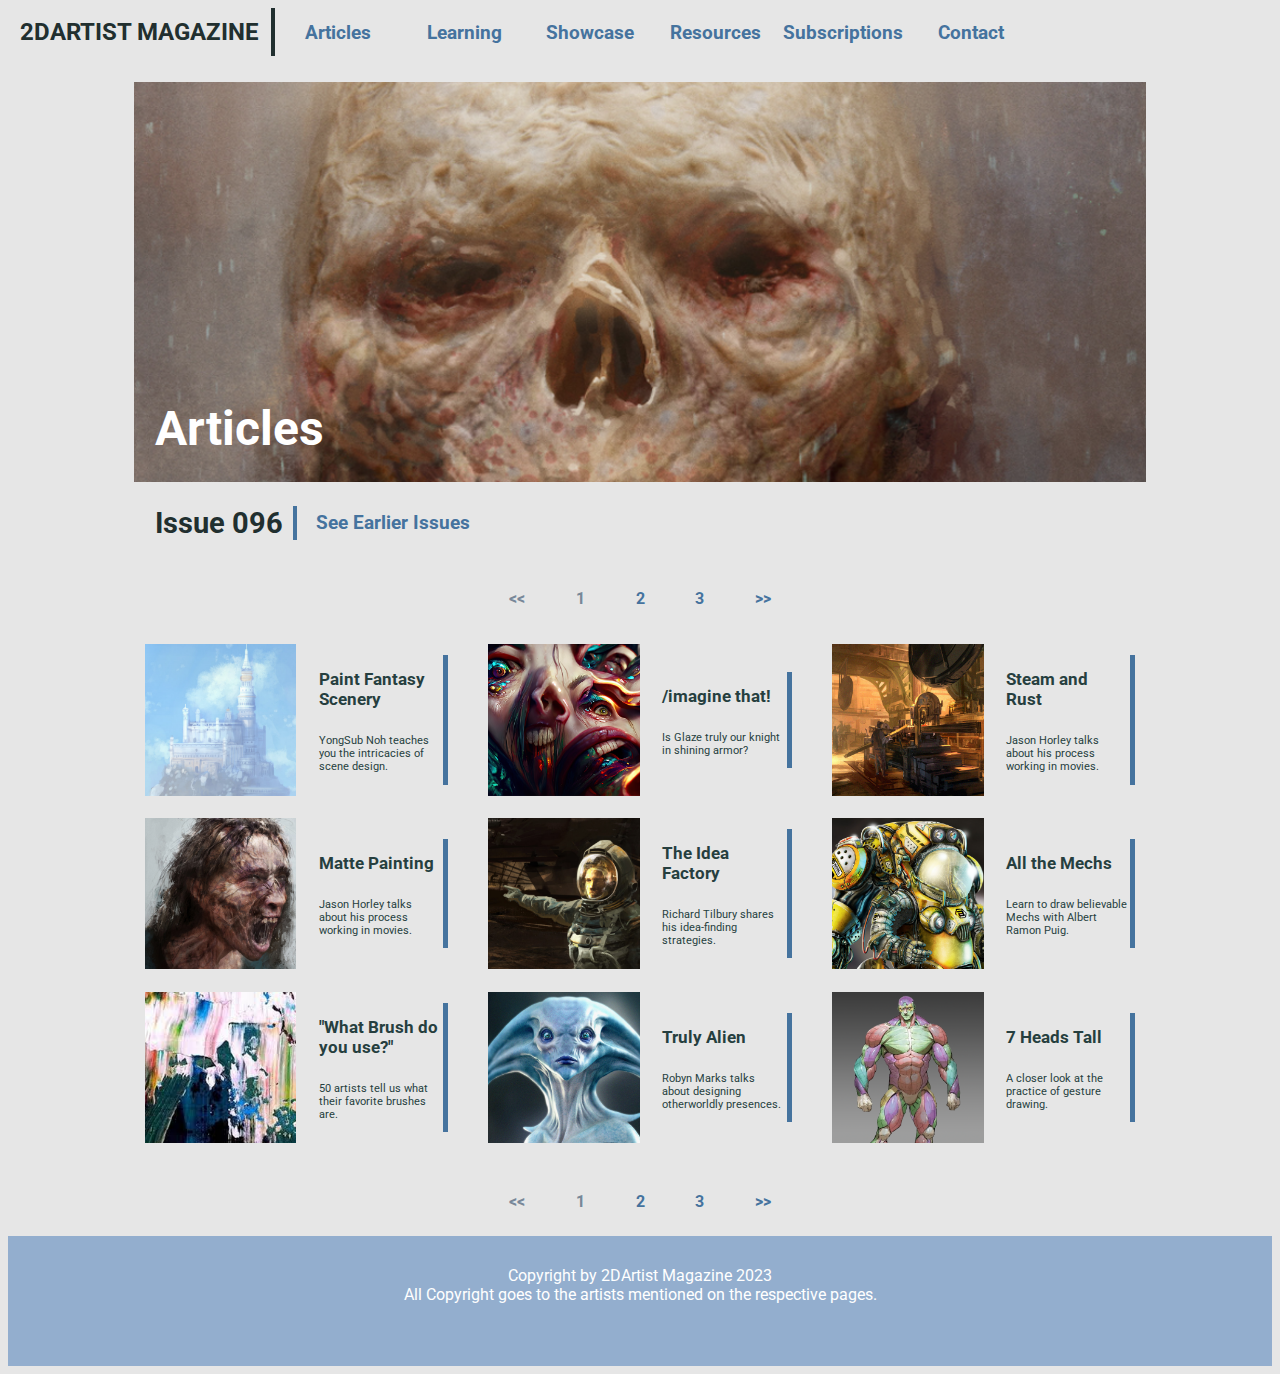
<file: sprint2/page1.html>
<!DOCTYPE html>
<html lang="en">
<head>
    <meta charset="UTF-8">
    <meta http-equiv="X-UA-Compatible" content="IE=edge">
    <meta name="viewport" content="width=device-width, initial-scale=1.0">
    <title>Sprint2</title>
    <link rel="stylesheet" href="main.css">
    <style>
        @import url('https://www.w3schools.com/css/img_lights.jpg');
        @import url('https://fonts.googleapis.com/css2?family=Righteous&family=Open+Sans&family=Roboto:wght@500&display=swap');
        @media screen and (max-width: 600px){
    #cardcontainer > .carditem {
        flex-basis:100%;
    }
    .cardtext > p{
        display: block;
        font-size: 1.2em;
    }
    .cardtext > .parashort{
        display: none;
    }
    #cardcontainer{
        padding-bottom: 5%;
    }
    
}
   </style>
</head>
<body>
    <!-- (A) MENU WRAPPER -->
    <nav id="superheader">
    <!-- (B) THE HAMBURGER -->
        <a class="headerchild logo" href="index.html"> 2DARTIST MAGAZINE </a>
        <label for="hamburger">&#9776;</label>
        <input type="checkbox" id="hamburger"/>

    
    <!-- (C) MENU ITEMS -->
        <div id="headeritems">
            <a class="headerchild" href="page1.html">Articles</a>
            <a class="headerchild" href="Learning.html">Learning</a>
            <a class="headerchild" href="Showcase.html">Showcase</a>
            <a class="headerchild" href="Resources.html">Resources</a>
            <a class="headerchild" href="Subscriptions.html">Subscriptions</a>
            <a class="headerchild" href="Contact.html">Contact</a>
        </div>
           <!-- 
        <div class="orga">
            <div class="searchbox">Search...</div>
            <a class="headerchild login" href="SP2.html">Log In</a>
            <a class="headerchild signup" href="SP2.html">Sign Up</a>
        </div>
    -->
    </nav>
    
    
    
    <div class="articles-header">
        <img src="Photoshop/MASTER_Preview-assets/Articles.png" alt="" width="100%">
        <h1 class="ArticlesTitle">Articles</h1>
        <div class="issue"><h2>Issue 096</h2><a href="page1.html" class="earlierissues">See Earlier Issues</a></div>
    </div>
    
    <div class="forwardback"> 
        <div> << </div>
        <div> 1 </div>
        <a href="Articles1.html"> 2 </a>
        <a href="Articles2.html"> 3 </a>
        <a href="Articles3.html"> >> </a>
        </div>

    <div id="cardcontainer">
        <a class= "carditem" href="Article4.html">
            <img src="Photoshop/MASTER_Thumbnails-assets/TH_4.png" alt="Midjourney" width="50%">
            <div class="cardtext"><h2>Paint Fantasy Scenery</h2>
            <p>Follow along as guest artist YongSub Noh teaches you how to paint the fantasy landscape of your dreams.</p>
            <p class="parashort">YongSub Noh teaches you the intricacies of scene design.</p></div>
        </a>
        <a class= "carditem" href="Article1.html">
            <img src="Photoshop/MASTER_Thumbnails-assets/TH_1.png" alt="Midjourney" width="50%">
            <div class="cardtext"><h2>/imagine that!</h2>
            <p>AI has come and seems to be here to stay. But not all hope is lost. Glaze, a new form of protection for artists has emerged and looks promising.</p>
            <p class="parashort">Is Glaze truly our knight in shining armor?</p></div>
        </a>
        <a class= "carditem" href="Article2.html">
            <img src="Photoshop/MASTER_Thumbnails-assets/TH_2.png" alt="Midjourney" width="50%">
            <div class="cardtext"><h2>Steam and Rust</h2>
                <p>The fascination with steam-powered machinery is evergreen. But what lies beneath the surface and how easy is it to recreate pieces in that style?</p>
                <p class="parashort">Jason Horley talks about his process working in movies.</p></div>
        </a>
        <a class= "carditem" href="Article3.html">
            <img src="Photoshop/MASTER_Thumbnails-assets/TH_3.png" alt="Midjourney" width="50%">
            <div class="cardtext"><h2>Matte Painting</h2>
            <p>Framestore-employed Jason Horley takes us on a tour through his process as a concept artist for movies such as <i>Harry Potter </i>and <i>Gravity.</i></p>
            <p class="parashort">Jason Horley talks about his process working in movies.</p></div>
        </a>
        <a class= "carditem" href="Article5.html">
            <img src="Photoshop/MASTER_Thumbnails-assets/TH_5.png" alt="Midjourney" width="50%">
            <div class="cardtext"><h2>The Idea Factory</h2>
            <p>We've all felt the burden of feeling creative burnout. Richard Tilbury shares his strategies of pushing through and generating ideas.</p>
            <p class="parashort">Richard Tilbury shares his idea-finding strategies.</p></div>
        </a>
        <a class= "carditem" href="Article6.html">
            <img src="Photoshop/MASTER_Thumbnails-assets/TH_6.png" alt="Midjourney" width="50%">
            <div class="cardtext"><h2>All the Mechs</h2>
            <p>Drawing robots is one thing. Drawing believable mechs another. Albert Ramon Puig shows where the differences lie and what tricks to use.</p>
            <p class="parashort">Learn to draw believable Mechs with Albert Ramon Puig.</p></div>
        </a>
        <a class= "carditem" href="Article7.html">
            <img src="Photoshop/MASTER_Thumbnails-assets/TH_7.png" alt="Midjourney" width="50%">
            <div class="cardtext"><h2>"What Brush do you use?"</h2>
            <p>It's every beginner's favorite question, though the answer is often disappointing. Still, we asked 50 artists to tell us their first pick.</p>
            <p class="parashort">50 artists tell us what their favorite brushes are.</p></div>
        </a>
        <a class= "carditem" href="Article8.html">
            <img src="Photoshop/MASTER_Thumbnails-assets/TH_8.png" alt="Midjourney" width="50%">
            <div class="cardtext"><h2>Truly Alien</h2>
            <p>Let's face it, it's hard to design creatures who still invoke a sense of "other". Robyn Marks, concept artist on "Starcraft" shares his thoughts. </p>
            <p class="parashort">Robyn Marks talks about designing otherworldly presences.</p></div>
        </a>
        <a class= "carditem" href="Article9.html">
            <img src="Photoshop/MASTER_Thumbnails-assets/TH_9.png" alt="Midjourney" width="50%">
            <div class="cardtext"><h2>7 Heads Tall</h2>
            <p>To create a solid character design, you first need a solid knowledge of anatomical principles. But does gesture drawing truly hold the key to success?</p>
            <p class="parashort">A closer look at the practice of gesture drawing.</p></div>
        </a>
    </div>
    <div class="forwardback"> 
        <div> << </div>
        <div> 1 </div>
        <a href="Articles1.html"> 2 </a>
        <a href="Articles2.html"> 3 </a>
        <a href="Articles3.html"> >> </a>
        </div>
     
</body>
<footer>
    <div id="footertext">Copyright by 2DArtist Magazine 2023 <br>
    All Copyright goes to the artists mentioned on the respective pages.</div>
</footer>
</html>
</file>
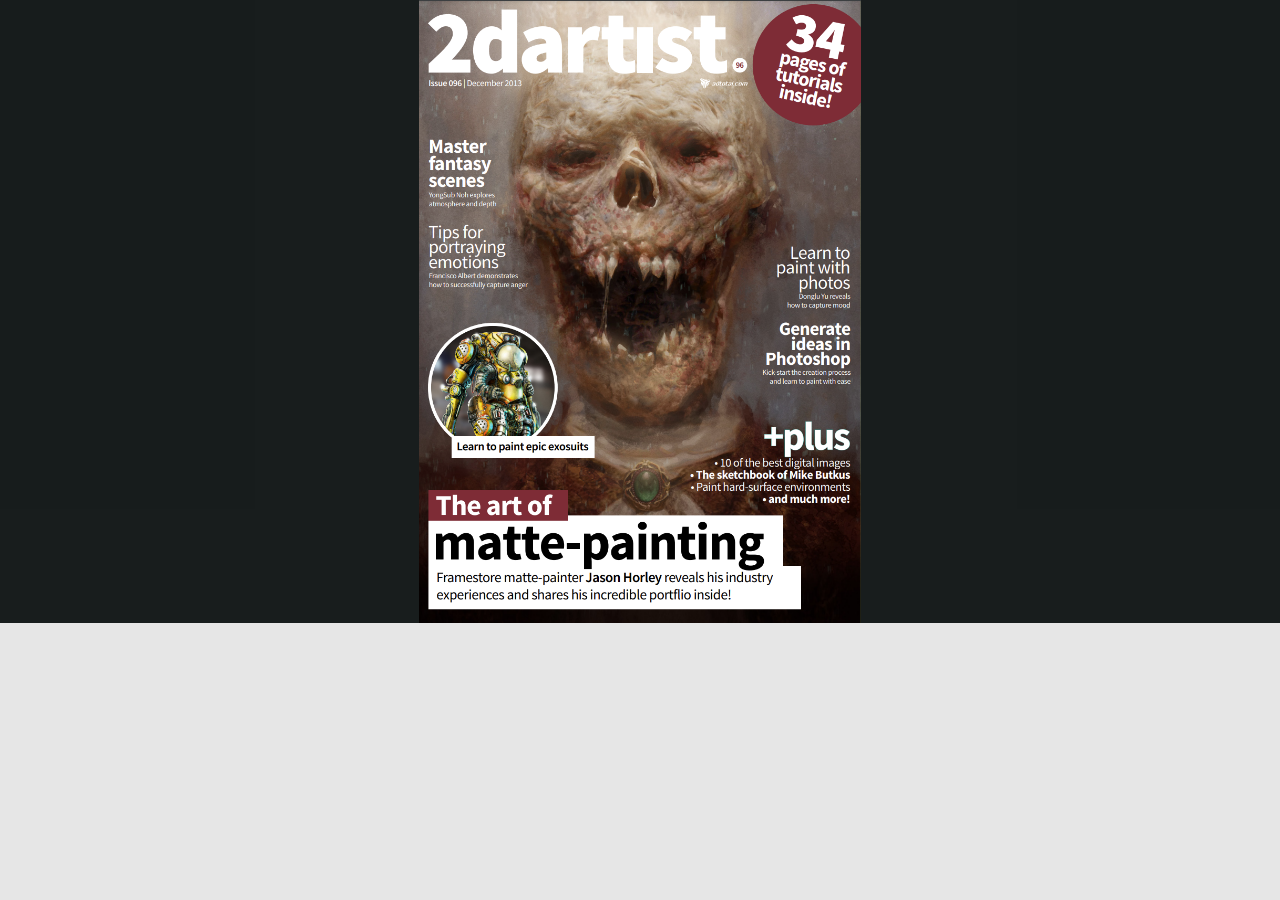
<file: sprint3/coverpage.html>
<!DOCTYPE html>
<html lang="en">
<head>
    <meta charset="UTF-8">
    <meta http-equiv="X-UA-Compatible" content="IE=edge">
    <meta name="viewport" content="width=device-width, initial-scale=1.0">
    <title>Document</title>
    <style>
        body{
            background-color: black;
        }
    </style>
    <link rel="stylesheet" href="main.css">
</head>
<body>
    <a href="index.html" class="coverpagelink">
        <img src="Photoshop/Cover.png" alt=""></a>
    
</body>
</html>
</file>
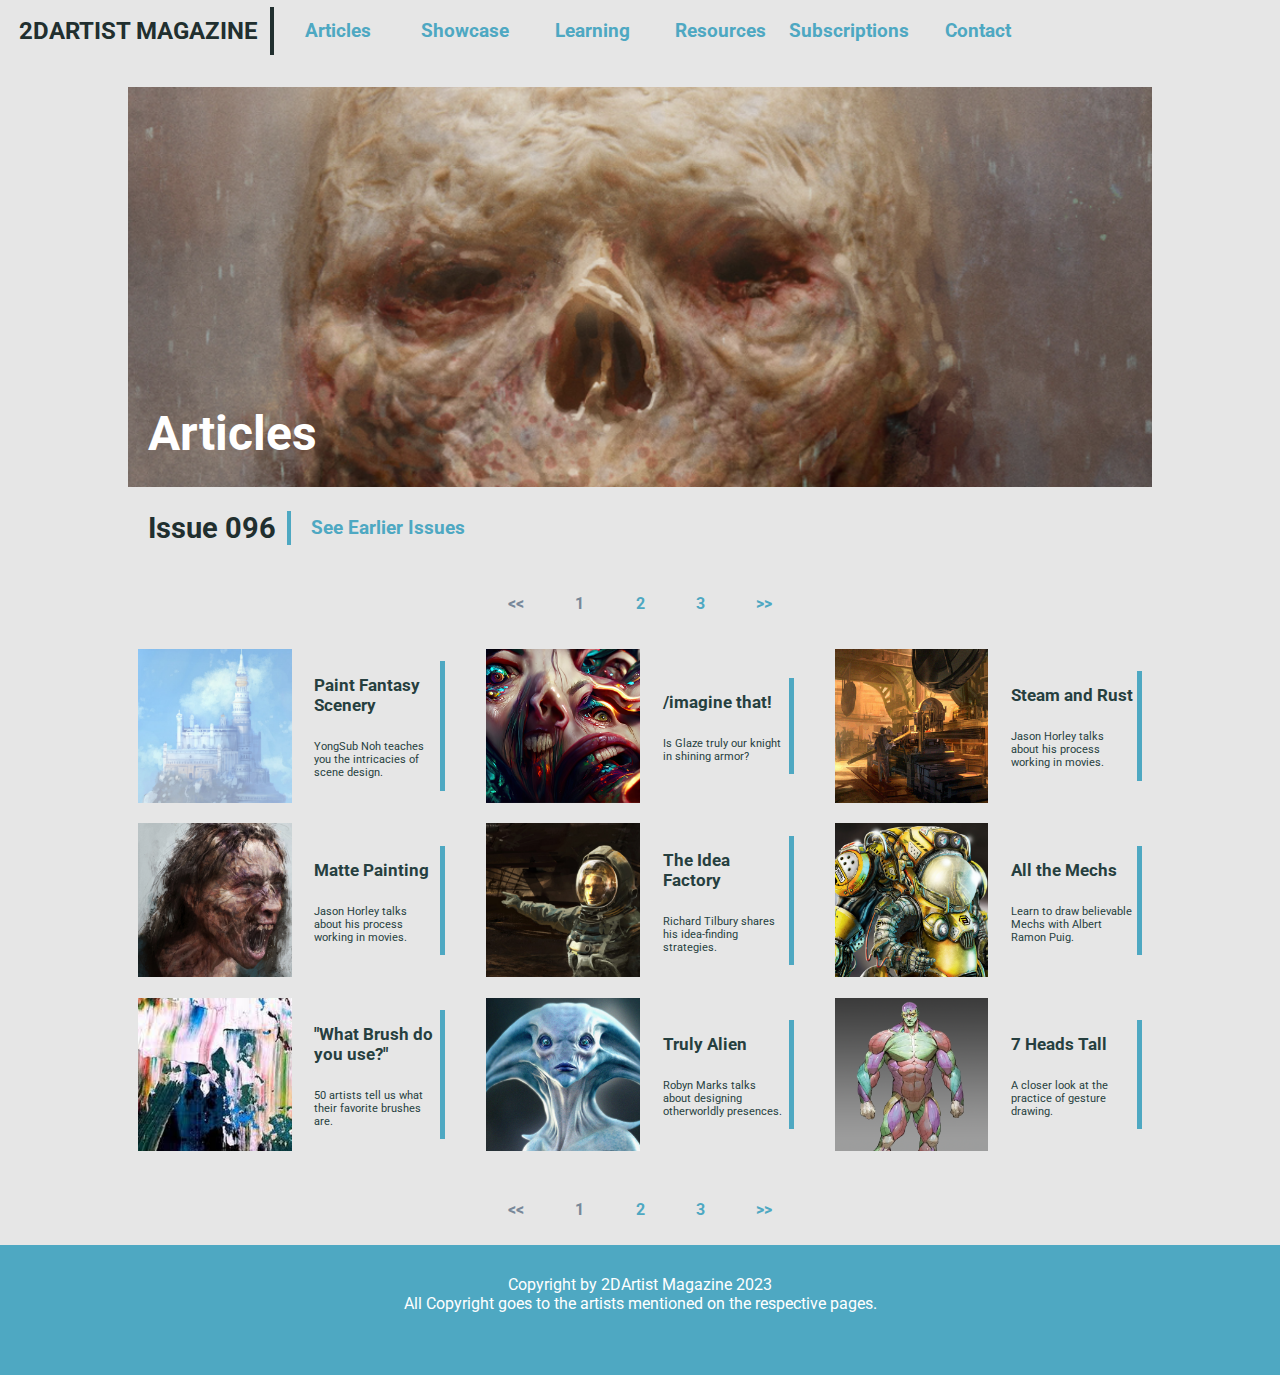
<file: sprint3/page1.html>
<!DOCTYPE html>
<html lang="en">
<head>
    <meta charset="UTF-8">
    <meta http-equiv="X-UA-Compatible" content="IE=edge">
    <meta name="viewport" content="width=device-width, initial-scale=1.0">
    <title>Sprint2</title>
    <link rel="stylesheet" href="main.css">
    <style>
        @import url('https://www.w3schools.com/css/img_lights.jpg');
        @import url('https://fonts.googleapis.com/css2?family=Righteous&family=Open+Sans&family=Roboto:wght@500&display=swap');
        @media screen and (max-width: 600px){
    #cardcontainer > .carditem {
        flex-basis:100%;
    }
    .cardtext > p{
        display: block;
        font-size: 1.2em;
    }
    .cardtext > .parashort{
        display: none;
    }
    #cardcontainer{
        padding-bottom: 5%;
    }
    
}
   </style>
</head>
<body>
    <!-- (A) MENU WRAPPER -->
    <nav id="superheader">
    <!-- (B) THE HAMBURGER -->
        <a class="headerchild logo" href="index.html"> 2DARTIST MAGAZINE </a>
        <label for="hamburger">&#9776;</label>
        <input type="checkbox" id="hamburger"/>

    
    <!-- (C) MENU ITEMS -->
        <div id="headeritems">
            <a class="headerchild" href="page1.html">Articles</a>
            <a class="headerchild" href="Showcase.html">Showcase</a>
            <a class="headerchild" href="Learning.html">Learning</a>
            
            <a class="headerchild" href="Resources.html">Resources</a>
            <a class="headerchild" href="Subscriptions.html">Subscriptions</a>
            <a class="headerchild" href="Contact.html">Contact</a>
        </div>
           <!-- 
        <div class="orga">
            <div class="searchbox">Search...</div>
            <a class="headerchild login" href="SP2.html">Log In</a>
            <a class="headerchild signup" href="SP2.html">Sign Up</a>
        </div>
    -->
    </nav>
    
    
    
    <div class="articles-header">
        <img src="Photoshop/MASTER_Preview-assets/Articles.png" alt="" width="100%">
        <h1 class="ArticlesTitle">Articles</h1>
        <div class="issue"><h2>Issue 096</h2><a href="page1.html" class="earlierissues">See Earlier Issues</a></div>
    </div>
    
    <div class="forwardback" > 
        <div> << </div>
        <div> 1 </div>
        <a href="Articles1.html"> 2 </a>
        <a href="Articles2.html"> 3 </a>
        <a href="Articles3.html"> >> </a>
        </div>

    <div id="cardcontainer">
        <a class= "carditem" href="Article4.html">
            <img src="Photoshop/MASTER_Thumbnails-assets/TH_4.png" alt="Midjourney" width="50%">
            <div class="cardtext"><h2>Paint Fantasy Scenery</h2>
            <p>Follow along as guest artist YongSub Noh teaches you how to paint the fantasy landscape of your dreams.</p>
            <p class="parashort">YongSub Noh teaches you the intricacies of scene design.</p></div>
        </a>
        <a class= "carditem" href="Article1.html">
            <img src="Photoshop/MASTER_Thumbnails-assets/TH_1.png" alt="Midjourney" width="50%">
            <div class="cardtext"><h2>/imagine that!</h2>
            <p>AI has come and seems to be here to stay. But not all hope is lost. Glaze, a new form of protection for artists has emerged and looks promising.</p>
            <p class="parashort">Is Glaze truly our knight in shining armor?</p></div>
        </a>
        <a class= "carditem" href="Article2.html">
            <img src="Photoshop/MASTER_Thumbnails-assets/TH_2.png" alt="Midjourney" width="50%">
            <div class="cardtext"><h2>Steam and Rust</h2>
                <p>The fascination with steam-powered machinery is evergreen. But what lies beneath the surface and how easy is it to recreate pieces in that style?</p>
                <p class="parashort">Jason Horley talks about his process working in movies.</p></div>
        </a>
        <a class= "carditem" href="Article3.html">
            <img src="Photoshop/MASTER_Thumbnails-assets/TH_3.png" alt="Midjourney" width="50%">
            <div class="cardtext"><h2>Matte Painting</h2>
            <p>Framestore-employed Jason Horley takes us on a tour through his process as a concept artist for movies such as <i>Harry Potter </i>and <i>Gravity.</i></p>
            <p class="parashort">Jason Horley talks about his process working in movies.</p></div>
        </a>
        <a class= "carditem" href="Article5.html">
            <img src="Photoshop/MASTER_Thumbnails-assets/TH_5.png" alt="Midjourney" width="50%">
            <div class="cardtext"><h2>The Idea Factory</h2>
            <p>We've all felt the burden of feeling creative burnout. Richard Tilbury shares his strategies of pushing through and generating ideas.</p>
            <p class="parashort">Richard Tilbury shares his idea-finding strategies.</p></div>
        </a>
        <a class= "carditem" href="Article6.html">
            <img src="Photoshop/MASTER_Thumbnails-assets/TH_6.png" alt="Midjourney" width="50%">
            <div class="cardtext"><h2>All the Mechs</h2>
            <p>Drawing robots is one thing. Drawing believable mechs another. Albert Ramon Puig shows where the differences lie and what tricks to use.</p>
            <p class="parashort">Learn to draw believable Mechs with Albert Ramon Puig.</p></div>
        </a>
        <a class= "carditem" href="Article7.html">
            <img src="Photoshop/MASTER_Thumbnails-assets/TH_7.png" alt="Midjourney" width="50%">
            <div class="cardtext"><h2>"What Brush do you use?"</h2>
            <p>It's every beginner's favorite question, though the answer is often disappointing. Still, we asked 50 artists to tell us their first pick.</p>
            <p class="parashort">50 artists tell us what their favorite brushes are.</p></div>
        </a>
        <a class= "carditem" href="Article8.html">
            <img src="Photoshop/MASTER_Thumbnails-assets/TH_8.png" alt="Midjourney" width="50%">
            <div class="cardtext"><h2>Truly Alien</h2>
            <p>Let's face it, it's hard to design creatures who still invoke a sense of "other". Robyn Marks, concept artist on "Starcraft" shares his thoughts. </p>
            <p class="parashort">Robyn Marks talks about designing otherworldly presences.</p></div>
        </a>
        <a class= "carditem" href="Article9.html">
            <img src="Photoshop/MASTER_Thumbnails-assets/TH_9.png" alt="Midjourney" width="50%">
            <div class="cardtext"><h2>7 Heads Tall</h2>
            <p>To create a solid character design, you first need a solid knowledge of anatomical principles. But does gesture drawing truly hold the key to success?</p>
            <p class="parashort">A closer look at the practice of gesture drawing.</p></div>
        </a>
    </div>
    <div class="forwardback"> 
        <div> << </div>
        <div> 1 </div>
        <a href="Articles1.html"> 2 </a>
        <a href="Articles2.html"> 3 </a>
        <a href="Articles3.html"> >> </a>
        </div>
     
</body>
<footer>
    <div id="footertext">Copyright by 2DArtist Magazine 2023 <br>
    All Copyright goes to the artists mentioned on the respective pages.</div>
</footer>
</html>
</file>
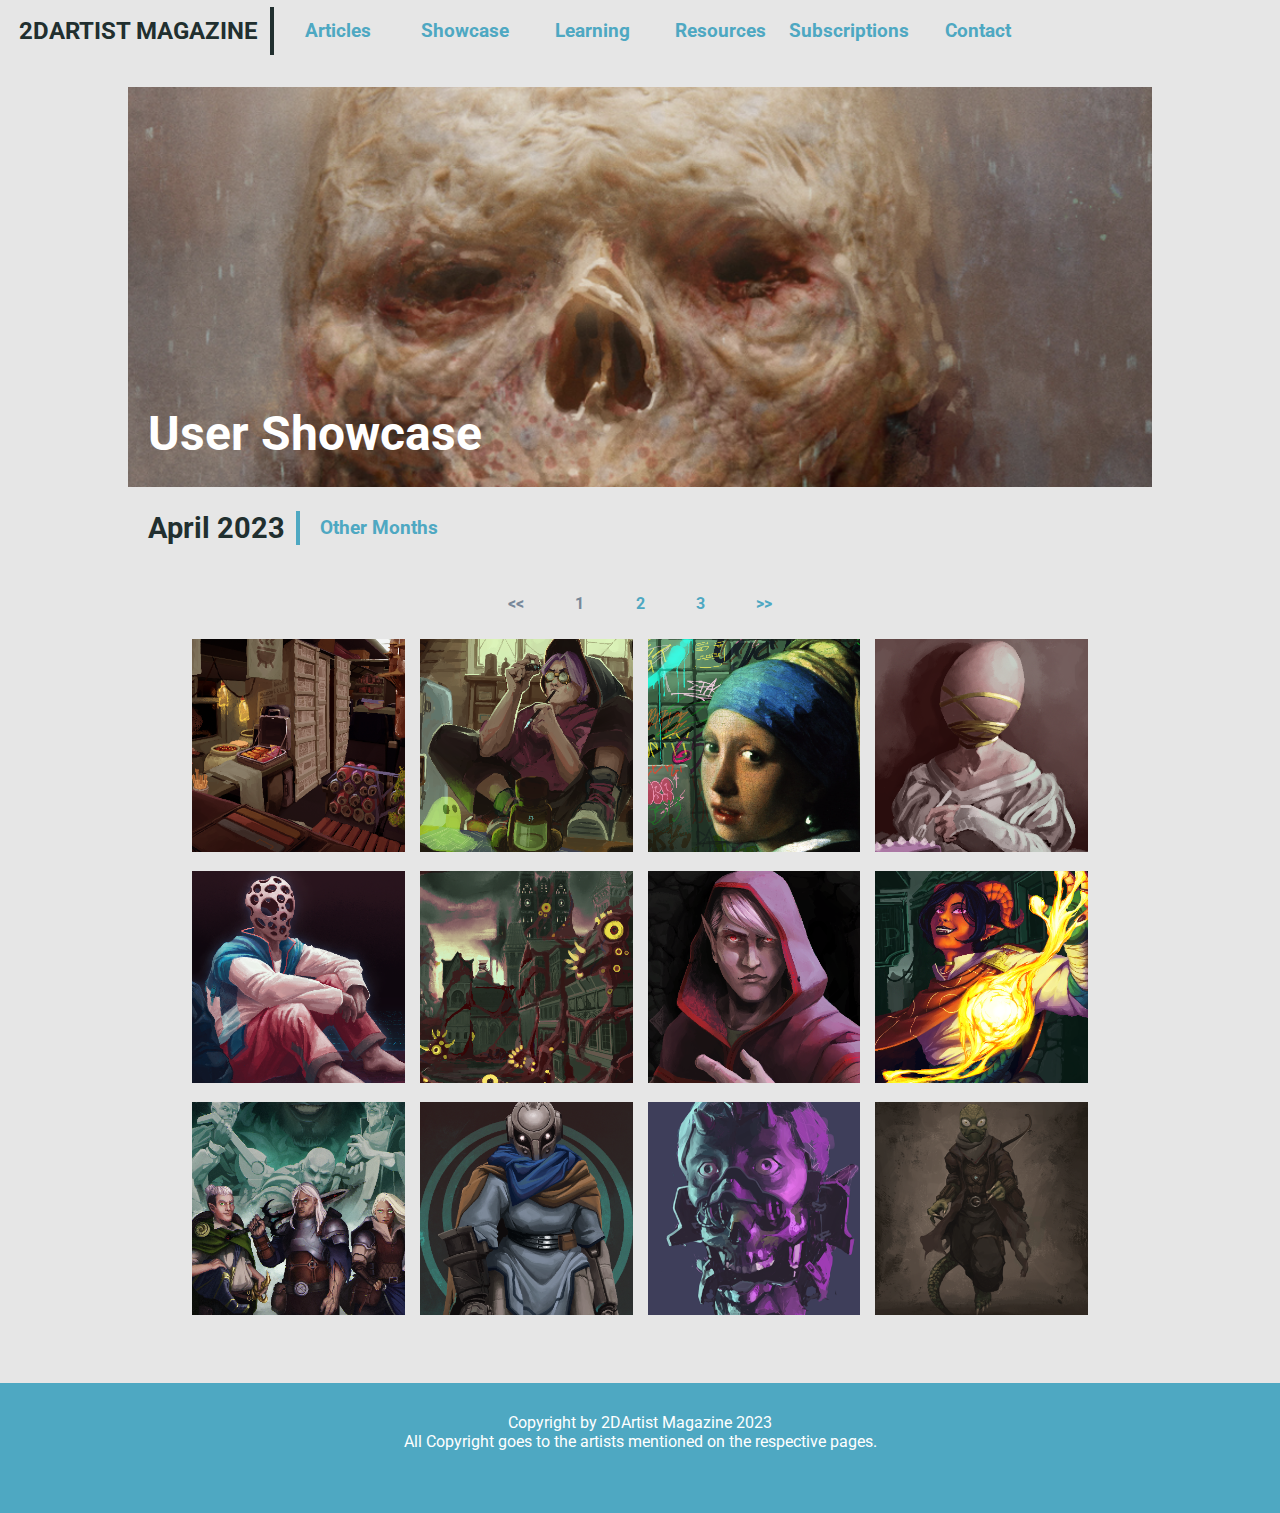
<file: sprint3/Showcase.html>
<!DOCTYPE html>
<html lang="en">
<head>
    <meta charset="UTF-8">
    <meta http-equiv="X-UA-Compatible" content="IE=edge">
    <meta name="viewport" content="width=device-width, initial-scale=1.0">
    <title>Sprint2</title>
    <link rel="stylesheet" href="main.css">
    <style>
        @import url('https://www.w3schools.com/css/img_lights.jpg');
        @import url('https://fonts.googleapis.com/css2?family=Righteous&family=Open+Sans&family=Roboto:wght@500&display=swap');
        @media screen and (max-width: 600px){
    #cardcontainer > .carditem {
        flex-basis:100%;
    }
    .cardtext > p{
        display: block;
        font-size: 1.2em;
    }
    .cardtext > .parashort{
        display: none;
    }
    #cardcontainer{
        padding-bottom: 5%;
    }
    
}
   </style>
</head>
<body>
    <!-- (A) MENU WRAPPER -->
    <nav id="superheader">
    <!-- (B) THE HAMBURGER -->
        <a class="headerchild logo" href="index.html"> 2DARTIST MAGAZINE </a>
        <label for="hamburger">&#9776;</label>
        <input type="checkbox" id="hamburger"/>

    
    <!-- (C) MENU ITEMS -->
        <div id="headeritems">
            <a class="headerchild" href="page1.html">Articles</a>
            <a class="headerchild" href="Showcase.html">Showcase</a>
            <a class="headerchild" href="Learning.html">Learning</a>
            
            <a class="headerchild" href="Resources.html">Resources</a>
            <a class="headerchild" href="Subscriptions.html">Subscriptions</a>
            <a class="headerchild" href="Contact.html">Contact</a>
        </div>
           <!-- 
        <div class="orga">
            <div class="searchbox">Search...</div>
            <a class="headerchild login" href="SP2.html">Log In</a>
            <a class="headerchild signup" href="SP2.html">Sign Up</a>
        </div>
    -->
    </nav>
    
    
    <div class="articles-header">
        <img src="Photoshop/MASTER_Preview-assets/Articles.png" alt="" width="100%">
        <h1 class="ArticlesTitle">User Showcase</h1>
        <div class="issue"><h2>April 2023</h2><a href="Showcase.html" class="earlierissues">Other Months</a></div>
    </div>
  
        
    
    <div class="forwardback"> 
        <div> << </div>
        <div> 1 </div>
        <a href="Articles1.html"> 2 </a>
        <a href="Articles2.html"> 3 </a>
        <a href="Articles3.html"> >> </a>
        </div>

        <div id="showgrid-container">
            <div class="showgrid-item">
                <a href="Showcase1.html"><img src="Photoshop/MASTER_Pics-Container-assets/Pic_1.png" alt="" width="100%" ></a>
            </div>
            <div class="showgrid-item">
                <a href="Showcase2.html"><img src="Photoshop/MASTER_Pics-Container-assets/Pic_2.png" alt="" width="100%" ></a>
            </div>
            <div class="showgrid-item">
                <a href="Showcase3.html"><img src="Photoshop/MASTER_Pics-Container-assets/Pic_3.png" alt="" width="100%" ></a>
            </div>
            <div class="showgrid-item">
                <a href="Showcase4.html"><img src="Photoshop/MASTER_Pics-Container-assets/Pic_4.png" alt="" width="100%" ></a>
            </div>
            <div class="showgrid-item">
                <a href="Showcase5.html"><img src="Photoshop/MASTER_Pics-Container-assets/Pic_5.png" alt="" width="100%" ></a>
            </div>
            <div class="showgrid-item">
                <a href="Showcase6.html"><img src="Photoshop/MASTER_Pics-Container-assets/Pic_6.png" alt="" width="100%" ></a>
            </div>
            <div class="showgrid-item">
                <a href="Showcase7.html"><img src="Photoshop/MASTER_Pics-Container-assets/Pic_7.png" alt="" width="100%" ></a>
            </div>
            <div class="showgrid-item">
                <a href="Showcase8.html"><img src="Photoshop/MASTER_Pics-Container-assets/Pic_8.png" alt="" width="100%" ></a>
            </div>
            <div class="showgrid-item">
                <a href="Showcase9.html"><img src="Photoshop/MASTER_Pics-Container-assets/Pic_9.png" alt="" width="100%" ></a>
            </div>
            <div class="showgrid-item">
                <a href="Showcase10.html"><img src="Photoshop/MASTER_Pics-Container-assets/Pic_10.png" alt="" width="100%" ></a>
            </div>
            <div class="showgrid-item">
                <a href="Showcase11.html"><img src="Photoshop/MASTER_Pics-Container-assets/Pic_11.png" alt="" width="100%" ></a>
            </div>
            <div class="showgrid-item">
                <a href="Showcase12.html"><img src="Photoshop/MASTER_Pics-Container-assets/Pic_12.png" alt="" width="100%" ></a>
            </div>
        </div>
        <div class="seemore"> 
            <a href="Showcase.html">See More</a>
            </div>
    
     
</body>
<footer>
    <div id="footertext">Copyright by 2DArtist Magazine 2023 <br>
    All Copyright goes to the artists mentioned on the respective pages.</div>
</footer>
</html>
</file>
<file: main.css>
body{
    background-color:aliceblue;
}

#supertitel h2{
    text-align: center;
    font-family: 'Roboto', 'Segoe UI', Tahoma, Geneva, Verdana, sans-serif;
    font-size: 2.5rem;
    color: darkslategray;
}


#choicebox{
    display:flex;
    justify-content: center;
    width: 80%;
    margin-left: auto;
    margin-right: auto;
    flex-direction: row;
    height: 750px;
    align-items: center;
    
}

.choice{
    font-family: 'Roboto', 'Segoe UI', Tahoma, Geneva, Verdana, sans-serif;
    text-align: center;
    padding: 1%;
    margin-left: 5px;
    margin-right: 5px;
    height: 500px;
    text-decoration: none;
    transition: all 0.3s ease-in-out;
    
}

.choice > a{
    color: darkslategray;
    text-decoration: none;
    text-align: center;
}

.choice > a > h2{
    margin: 0%;
    padding: 5%;
    font-size: 2rem;
    background-color:aliceblue;
}

.choice > a > .choice-text{
    position: absolute;
    z-index: -1;
    transition: all 0.3s ease;
    bottom: 50%;
    right: 3%; 
    left: 3%;
    color: lightslategray;
    opacity: 0%;
}

.choice > a >.choice-image{
    position:relative;
    flex-shrink: 1;
    flex-basis: 40%;
    width: 100%;
    margin-bottom: 0%;
    padding-bottom: 0%;
}

.choice:hover .choice-text{
    bottom: 5%;
    opacity: 100%;
}

#choicebox .choice:hover{
    transform: scale(1.05);
    box-shadow: 0px 0px 10px rgba(0,0,0,0.3);
}
</file>
<file: sprint1/EX_4.css>
body{
    background-color:rgb(244, 244, 244);
}

.flex-header{
    position: relative;
    flex-wrap: nowrap;
    margin-left: 10%;
    margin-right: 10%;
    display: flex;
    margin: auto;
    text-align: left;
   
    padding: 10px;
    font-family: 'Open Sans','Segoe UI', Tahoma, Geneva, Verdana, sans-serif;
}
.flex-header > h2{
    
    font-family: 'Segoe UI', Tahoma, Geneva, Verdana, sans-serif;
    color: rgb(66, 66, 66);
    font-size:  1.5rem;
    padding: -5px;
    
}
.flex-header > hr{
    display: block;
    margin-top: 0.01rem;
    margin-bottom: 0.em;
    margin-left: 1%;
    margin-right: 2%;
    border-style:solid;
    border-width: 2px;
    color: rgb(66, 66, 66);
}

.flex-header > .link-bar{
    flex:20%;
    font-family: Tahoma, Geneva, Verdana, sans-serif;
    padding: 0px;
    color: rgb(66, 66, 66);
    margin-top: 0px;
    margin-left: 10px;
    margin-right: 10px;
    font-size: 1rem;
   
}
.flex-header > .link-bar > a:link, a:visited{ 
    color: rgb(66, 66, 66);
    margin-top: 0px;
    padding-right: 30px;
    padding-left: 30px;
    padding-top: 0px;
    text-align: center;
    text-decoration: none;
    display: inline-block;
    font-size: 1rem;
}
.flex-header > .link-bar > a:hover, a:active{ 
    color: rgb(105, 105, 105);
    margin-top: 0px;
    padding-top: 0px;
    padding-left: 30px;
    padding-right: 30px;
    text-align: center;
    text-decoration: none;
    display: inline-block;
    font-size: 1rem;
}

.container{
    position: relative;
    color:black;
    
}
.container > img{
    height: auto;
    display: block;
    margin-left: auto;
    margin-right: auto;
    image-resolution:unset;
    padding-top: 20px;
    width: 85%
}
.title{
    position: absolute;
    bottom: 0%;
    left: 7%;
    font-size: 1rem;
    text-align: left;
    background-color:rgb(243, 243, 243);
    padding: 20px;
    font-family: 'Roboto','Segoe UI', Tahoma, Geneva, Verdana, sans-serif;
}
.title > strong{
    font-size:3rem;
}
ul{
    
    background-color: rgb(243, 243, 243);
    display:flex;
    list-style: square outside none;
    width:auto;
    list-style-position:inherit;
    /*margin-right: 50px;*/
}
li{
    /*padding-left: 0px;*/
    list-style-type: none; 
    background-color:rgb(243, 243, 243);
    font-family: 'Segoe UI', Tahoma, Geneva, Verdana, sans-serif;
    font-size: 1rem;
    
}

@font-face{
    font-family: "Karrik";
    src: url("Karrik-Regular.woff2") format("woff2");
}

.flex-cards >.card > a:link, a:visited{ 
    
    
    padding: 14px 25px;
    text-align: center;
    text-decoration: none;
    display: inline-block;
    font-size: 1rem;
}

.flex-cards > .card > a:hover, a:active{ 

    
    color: rgb(244, 244, 244);
    padding: 14px 25px;
    text-align: center;
    text-decoration: none;
    display: inline-block;
    font-size: 1rem;
}
h2{
    font-size:1.5rem;
    font-family: 'Roboto','Segoe UI', Tahoma, Geneva, Verdana, sans-serif;
    color:rgb(244, 244, 244);
    margin: 0.5rem;
    margin-top: 0px;
    padding-top: 0px;
}

.flex-cards{
    display: flex;
    flex-wrap: wrap;
    margin-left: 10%;
    margin-right: 10%;
}

.card{
    padding: 3px;
    background-color:rgba(94, 154, 186, 0.99);
    font-family: Tahoma, Geneva, Verdana, sans-serif;
    color:rgb(244, 244, 244);
    font-size: 1rem;
    text-align: left;
    flex: 25%;
    margin: 40px;
   
    
}

.card > p{
    margin-left: 11%;
    margin-right: 11%;
}
.card > img{
    padding: 0px;
    width: 100%;
}



.flex-cards > .card > hr { 
    display: block;
    margin-top: 0.001rem;
    margin-bottom: 0rem;
    margin-left: 10%;
    margin-right: 10%;
    border-style:solid;
    border-width: 1.5px;
    color: rgb(244, 244, 244);
  } 


.textblock-container{

        position: relative;
        color:black; 
        left: 8%;
        width: 80%;
        
}

.textblock-container > p{
    padding-top: 30px;
    position: relative;
    text-align: left;
    font-size:1rem;
    font-family: 'Roboto','Segoe UI', Tahoma, Geneva, Verdana, sans-serif;
    color:rgb(32, 32, 32);
    margin: 0.5rem;
    margin-top: 0px;
    padding-top: 0px;
}   
.textblock-container > h3{
    font-family: 'Roboto','Segoe UI', Tahoma, Geneva, Verdana, sans-serif;
    font-size: 1rem;
    color:rgba(94, 154, 186, 0.99);
}

.textblock-container > hr{
    
    margin-top: 2rem;
    margin-bottom: 4rem;
    width: 20%;
    border-style:solid;
    border-width: 1.5px;
    color: rgba(120, 179, 211, 0.99);
}

.textblock-container > aside{
    font-family: 'Roboto','Segoe UI', Tahoma, Geneva, Verdana, sans-serif;
    color: rgb(244, 244, 244);
    margin-top: 2rem;
    position: relative;
    float: right;
    background-color: rgba(94, 154, 186, 0.99);
    padding: 20px;
    text-align: center;
}
.textblock-container > aside > hr{
    margin-top: 0.22rem;
    margin-bottom: 0.2rem;
    width: 75%;
    border-style:solid;
    border-width: 1.25px;
    color: rgb(244, 244, 244);
}

footer{
    display: block;
    position: relative;
    left: 5%;
    padding-top: 20px;
    padding-bottom: 60px;
    background-color: rgba(94, 154, 186, 0.99);
    text-align: center;
    color:rgb(244, 244, 244);
    width: 90%;
    margin-top: 20px;
    font-family: 'Roboto','Segoe UI', Tahoma, Geneva, Verdana, sans-serif;
}
</file>
<file: sprint2/main.css>
body{
    background-color: rgb(230, 230, 230);
}
/*[BIG SCREEN]*/

#superheader{
    font-family: 'Roboto', 'Segoe UI', Tahoma, Geneva, Verdana, sans-serif;
    width: 100%;
    display: flex;
    justify-content: flex-start;
}

#headeritems{
    display:flex;
    width: 60%;
    align-items: center;
    justify-content:flex-start;

}

.headerchild{  
  
    margin: 0.02%;
    padding: 0.5%;
    color: rgb(33, 47, 47);
    
}

.logo{
    align-self:flex-start;
    text-align: center;
    text-decoration: none;
    font-weight: bolder;
    flex-shrink: 0;
    font-size: 1.5rem;
    padding:  10px 12px 10px 12px;

    border-right: 4px solid rgb(33, 47, 47);
}

#headeritems a{
    font-size: 1em;
    flex-grow: 1;
    flex-basis:0;
    text-decoration: none;
    font-size: 1.2em;
    text-align: center;
    color:rgb(69, 115, 158);
    font-weight: bold;
    margin: 0px 5px 0px 5px;
    padding: 5px 0px 5px 0px;
    align-self: center;
}

.orga{
    
    display: flex;
    justify-content: flex-end;
    
}

.searchbox{
    width: 80%;
    border-radius: 20px;
    background-color: rgb(160, 160, 160);
    font-weight: normal;
    padding: 2% 40% 2% 4%;
    align-self: center;
    text-align: center;
    color:  rgb(255, 255, 255);
}
#superheader a:hover { background: #d2d2d2; }
#superheader .logo:hover {background:rgb(230, 230, 230)}
#superheader label, #hamburger { display: none; }


#previewbox{
    position: relative;
    
    padding: 2% 0% 0% 0%;
    margin-left: auto;
    margin-right: auto;
    width: 80%
}

.previewbox > a >img{
    display: block;
    width: auto;
    height: 500px;
    object-fit: cover;
}
.profilepic{
    position: absolute;
    top: 20%;
    width: 15%;
    right: 5%;
    background-color:rgba(5, 5, 5, 0.449);
    padding-bottom: 1%;
    border-bottom: 5px solid white;
}
.profilepic > .profileinfo > h2{
    padding:0px;
    color: white;
    text-align: left;
    padding-left: 7%;
    font-family: 'Roboto', 'Segoe UI', Tahoma, Geneva, Verdana, sans-serif;
    font-weight: normal;
    font-size: 1.4em;
}
.profilepic > .profileinfo > p{
    color: white;
    text-align: left;
    padding-left: 10%;
    font-family: 'Roboto', 'Segoe UI', Tahoma, Geneva, Verdana, sans-serif;
    font-weight: lighter;
    font-size: 0.9em;
}

.previewtext > a{
    text-decoration: none;
    position: absolute;
    width: 40%;
    bottom: 5%;
    left: 2%;
    padding: 0.5%;
    background-image: linear-gradient(90deg, rgba(31, 15, 31, 0.733) 0%, rgba(255,255,255,0) 100%);
    background-blend-mode:hue;
    color:rgb(255, 255, 255);
    font-size: 1.2em;
    text-align: left;
    font-family: 'Roboto','Segoe UI', Tahoma, Geneva, Verdana, sans-serif;
}

.previewtext >a > h2{ 
    margin: 0%;
    padding-left: 3%;
    padding-bottom: 2%;
}
.previewtext > a > p{
    position: relative;
    left: 4%;
    margin: 0%;
    padding: 0%;
    background-image:none;
}
.previewtext > a > .parashort{
    display: none;
}
/*Articles*/
.card-header{
    font-family: 'Roboto', 'Segoe UI', Tahoma, Geneva, Verdana, sans-serif;
    display: flex;
    align-content: center;
    width: 78%;
    padding-top: 1%;
    margin-right: auto;
    margin-left: auto;
}
.card-header > h2{
    font-size: 1.6em;
    padding-right: 1%;
    color: rgb(33, 47, 47);
    border-right: 4px solid rgb(69, 115, 158);
}
.card-header  > a{
    align-self: center;
    display: inline-block;
    margin-left: 2%;
    font-family: 'Roboto', 'Segoe UI', Tahoma, Geneva, Verdana, sans-serif;
    text-decoration: none;
    color:rgb(69, 115, 158);
    font-weight: bold;
}

#cardcontainer{
    display: flex;
    width:80%;
    margin: auto;
    justify-content: space-between;
    flex-wrap: wrap;
    height: 50%;
    margin-bottom: 1%;
}
.carditem{
    transition: all 0.2s ease-in-out;
    display: flex;
    padding: 1%;
    text-decoration: none;
    flex-basis: 30%;
    justify-content: space-between;
    align-items: center;
}
.carditem > img{
    position: relative;
    flex-shrink:1;
    flex-basis:40%;
    width:50%;
    max-height:200px;
}
.carditem:hover {
    transform: scale(1.05);
    box-shadow: 0px 0px 10px rgba(0,0,0,0.3);
}

.cardtext{
    display: flex;
    flex-direction: column;
    font-size: 0.9em;
    text-align: left;
    font-family: 'Roboto','Segoe UI', Tahoma, Geneva, Verdana, sans-serif;
    color: rgb(38, 63, 63);
    margin-top: 4%;
    margin-bottom: 4%;
    padding-right: 10%;
    padding-left: 6%;
    flex-basis:40%;
    border-right: 5px solid rgb(69, 115, 158);
}
.parashort{
    display: none;
}


/*User's Submissions*/
.pics-header{
    font-family: 'Roboto', 'Segoe UI', Tahoma, Geneva, Verdana, sans-serif;
    display: flex;
    
    align-content: center;
    width: 78%;
    padding-top: 1%;
    margin-right: auto;
    margin-left: auto;
}
.pics-header h2{
    padding-right: 1%;
    color: rgb(33, 47, 47);
    border-right: 4px solid rgb(69, 115, 158);
}
.pics-header  > a{
    align-self: center;
    display: inline-block;
    margin-left: 2%;
    font-family: 'Roboto', 'Segoe UI', Tahoma, Geneva, Verdana, sans-serif;
    text-decoration: none;
    color:rgb(69, 115, 158);
    font-weight: bold;
}

#pics-container{
    display: grid;
    grid-gap: 10px;
    grid-template-columns: repeat(6,2fr);
    margin-left: auto;
    margin-right: auto;
    max-width: 80%;
    
    margin-bottom: 5%;
}



#pics-container > a{
    width: 100%;
    display: block;
    margin-left: auto;
    margin-top: 1%;
    margin-right: auto;
    
}
.seemore{
    display: none;
    text-align: center;
    margin-bottom: 5%;
}

.grid-item{
    transition: all 0.2s ease-in-out;
    object-fit: fill;
}

.grid-item:hover {
    transform: scale(1.05);
    opacity: 0.7;
    box-shadow: 0px 0px 10px rgba(0,0,0,0.3);
}
.seemore{
    font-family: 'Roboto', 'Segoe UI', Tahoma, Geneva, Verdana, sans-serif;
    display: flex;
    justify-content: center;
    text-decoration: none;
    display: none;
}
.seemore > a{
    text-decoration: none;
    color:rgb(69, 115, 158);
     font-weight: bold;
     padding: 1%;
}
.seemore > a:hover { background: #d2d2d2; }

.forwardback{
    font-family: 'Roboto', 'Segoe UI', Tahoma, Geneva, Verdana, sans-serif;
    display: flex;
    flex-direction: row;
    justify-content: center;
    text-decoration: none;
}
.forwardback > a{
    text-decoration: none;
    color:rgb(69, 115, 158);
     font-weight: bold;
     padding: 2%;
}
.forwardback > div{
    text-decoration: none;
    color:lightslategray;
     font-weight: bold;
     padding: 2%;
}


footer{
    height:100px;
    padding-top: 30px;
    font-family: 'Roboto', 'Segoe UI', Tahoma, Geneva, Verdana, sans-serif;
    color: white;
    text-align:center;
    background-color: rgb(147, 174, 206);
    width:100%;
}

.ArticlesTitle{
    font-family: 'Roboto', 'Segoe UI', Tahoma, Geneva, Verdana, sans-serif;
    margin-left: 10%;
    color:rgb(255, 255, 255);
    margin-top: 2%;
    font-size: 3em;
    margin-bottom: -1%;
    position: absolute;
    bottom: 23%;
    left: -8%;
}
.articles-header{
    position: relative;
    
    padding: 2% 0% 0% 0%;
    margin-left: auto;
    margin-right: auto;
    width: 80%;
}
.articles-header > img{
    display: block;

    height: 400px;
    object-fit: cover;
}
.articles-header > .issue{
    align-self: center;
    display: flex;
    justify-content: flex-start;
    margin-left: 2%;
    font-family: 'Roboto', 'Segoe UI', Tahoma, Geneva, Verdana, sans-serif;
    text-decoration: none;
    color: rgb(33, 47, 47);
    font-size: 1.2rem;
    font-weight: bold;
}
.articles-header > .issue > h2{
    padding-right: 1%;
    color: rgb(33, 47, 47);
    border-right: 4px solid rgb(69, 115, 158);
}
.articles-header  > .issue >a{
    align-self: center;
    display: inline-block;
    margin-left: 2%;
    font-family: 'Roboto', 'Segoe UI', Tahoma, Geneva, Verdana, sans-serif;
    text-decoration: none;
    color:rgb(69, 115, 158);
    font-weight: bold;
}


/*[SMALL SCREEN]*/
@media screen and (max-width: 990px){
    #superheader{
        display: flex;
        flex-direction: column;
        text-align: center;
    }

    #superheader a{
        box-sizing: border-box;
        display: flex;
        flex-direction: column;
        justify-content: center;
        width: 100%;
        border-bottom: 2px solid #d4d3d3;
    }

    #superheader .logo{
       
        border: 0px;
    }
    #superheader label{
        display: flex;
        color: rgb(40, 48, 71);
        background: #c1c1c1;
        font-style: normal;
        font-size: 1.2em;
        padding: 10px;
        flex-direction: column;
        font-weight: bold;
    }
    #superheader label:hover{background:rgb(152, 191, 227);}
    #headeritems{display: none}
    #superheader input:checked ~ 
    
    #headeritems{display:flex; align-self: center; flex-direction: column; width: 100%;} 
    .orga{display:flex; align-self: center; flex-direction: column; width: 100%;}

    #previewbox{
        width:100%;
        height:20opx;
    }
    #previewbox > a >img{
        height: 200px;
        object-fit: cover;
    }
    .previewtext > a{
        position: absolute;
    width: 60%;
    bottom: 5%;
    
    left: 2%;
    padding: 0.5%;
    }
    .previewtext > a > p{
        display: none;
    }
    .previewtext > a> .parashort{
        display: block;
        font-size: 1rem;
        font-weight: normal;
    }
    .profilepic{display: none;}
    


    #pics-container{
        display: grid;
        grid-template-columns: repeat(3,1fr);
        grid-template-rows: repeat(2,1fr);
        padding: 2px;
        margin-left: auto;
        margin-right: auto;
        width: 80%;
    }
    #pics-container > .grid-item:nth-child(n+10){
        display: none;
    }

    .pics-header{
        justify-content: space-between;
    }
    .pics-header h2{
        border: none;
        padding-right: 0%;
    }
    .pics-header > a{
        display: none;
    }

    .card-header > h2{
        border: 0px;
    }
    .card-header > a {
        display: none;
    }
    
    #cardcontainer > .carditem {
        flex-basis:45%;
    }
    
    #cardcontainer > .carditem:nth-child(n+7){
        display: none;
    }

    .seemore{
        display: block;
    }
    .articles-header > .issue{
        justify-content: space-between;
    }

}
@media screen and (max-width: 1500px){
    .cardtext{
        font-size: 0.7em;
        padding-top: 0%;
        padding-right: 1%;
    }
    .cardtext > p{
        display: none;
    }
    .cardtext > .parashort{
        display: block;
    }
    .profileinfo > p{
        display: none;
    }
}
@media screen and (max-width: 600px){
    #cardcontainer > .carditem {
        margin-bottom: 4%;
        flex-basis:100%;
    }
    .cardtext > p{
        display: block;
        font-size: 1.2em;
    }
    .cardtext > .parashort{
        display: none;
    }
    #cardcontainer{
        padding-bottom: 5%;
    }
    
    .forwardback{
        justify-content: space-evenly;
    }
}
</file>
<file: sprint3/main.css>
html, body {
    margin: 0;
    padding: 0;
    background-color: rgb(230, 230, 230);
  }  

/*[BIG SCREEN]*/

#superheader{
    font-family: 'Roboto', 'Segoe UI', Tahoma, Geneva, Verdana, sans-serif;
    width: 100%;
    display: flex;
    justify-content: flex-start;
    margin: 0.5%;
}

#headeritems{
    display:flex;
    width: 60%;
    align-items: center;
    justify-content:flex-start;

}

.headerchild{  
  
    margin: 0.02%;
    padding: 0.5%;
    color: rgb(33, 47, 47);
    
}

.logo{
    align-self:flex-start;
    text-align: center;
    text-decoration: none;
    font-weight: bolder;
    flex-shrink: 0;
    font-size: 1.5rem;
    padding:  10px 12px 10px 12px;

    border-right: 4px solid rgb(33, 47, 47);
}

#headeritems a{
    font-size: 1em;
    flex-grow: 1;
    flex-basis:0;
    text-decoration: none;
    font-size: 1.2em;
    text-align: center;
    color:rgb(78, 168, 194);
    font-weight: bold;
    margin: 0px 5px 0px 5px;
    padding: 5px 0px 5px 0px;
    align-self: center;
}


.component{
    width: 90%;
    margin-left: auto;
    margin-right: auto;
   
    display: flex;
    align-items: center;
}
.component > img{
    height: 40px;
    transition: all 0.2s ease-in-out;
}

.component > img:hover{
    transform: scale(1.2);

}
.carousel{
    width: 100%;
    
    display: flex;
    margin: 0 10px;
    overflow-x: hidden;
    scroll-behavior: smooth;
    scroll-snap-type: x mandatory;
}

.slide{
    flex-shrink: 0;
    margin: 0 20px;
    scroll-snap-align: start;
    width: 100%;
}


#sub-box{
    display: flex;
    height: 600px;
    background-color: rgb(236, 234, 196);
    background-image: url("Photoshop/MASTER_Preview-assets/Subs.png");
    background-repeat: no-repeat;
    background-size: 100%;
    background-color: black;
    align-items: center;
    margin-right: none;
}

.sub-items{
    display: flex;
    width: 90%;
    
    height: 600px;
    align-items: center;
    margin-left: auto;
    margin-right: auto;
}


#sub-box >.sub-items > a> img{
    transition: all 0.2s ease-in-out;
    object-fit: cover;
    margin-left: auto;
    margin-right: auto;
    z-index: 3;
}

#sub-box >.sub-items > a> h3{
    transition: all 0.2s ease-in-out;
    
    position: absolute;
    font-size:1.2rem;
    font-family: 'Roboto','Segoe UI', Tahoma, Geneva, Verdana, sans-serif;
    color: white;
    transform: translate(20px, 0px);
}

#sub-box >.sub-items > a> img:hover{
    box-shadow: 0px 0px 10px rgba(36, 255, 255, 0.555);
    transform: scale(1.05);
    transform: rotate(-2deg);
}




.coverpagelink{
    background-color:rgba(19, 24, 24, 0.979);
    text-align: center;
    display: flex;
    justify-content: center;
    align-items: center;
}
.coverpagelink > img{
    width: 34.5%;
}

@keyframes bounce {
    0% {
      transform: translateY(0);
    }
    50% {
      transform: translateY(-5px);
    }
    100% {
      transform: translateY(0);
    }
  }
 
  #sub-box > .sub-items > .sub-text{
    z-index: 0;
    padding: 2% 3% 0 3%;
    padding-bottom: 4%;
    padding-left: 4.5%;
    width: 60%;
    left: -5%;
    height: 30%;
    position: relative;
    background-image: linear-gradient(90deg, rgba(31, 15, 31, 0.952) 0%, rgba(255,255,255,0) 100%);
    
  }

#sub-box > .sub-items > .sub-text > h2{
    font-size: 2rem;
    font-family: 'Roboto','Segoe UI', Tahoma, Geneva, Verdana, sans-serif;
    color: white;
    animation: bounce 2s infinite;
    
}


#sub-box > .sub-items > .sub-text > p{
    font-family: 'Roboto','Segoe UI', Tahoma, Geneva, Verdana, sans-serif;
    color: white;
    font-size: 1rem;
}

.sub-options{
    position: relative;
    justify-content: flex-end;
    height: 80%;
    display: flex;
    flex-basis: 90%;
    
    
}
.sub-op{
   
    transition: all 0.2s ease-in-out;
    background-color:rgb(67, 82, 97);
    margin: 2%;
    flex-basis: 30%;
    flex-grow: 0;
    border-radius: 10px;
    text-align: center;
    box-shadow: 0px 0px 10px rgba(36, 36, 36, 0.555);
    flex-shrink:0;
}

.bestoption{
    border: 3px solid lightyellow;
}

.sub-op > h2{
    font-size: 2rem;
    font-family: 'Roboto','Segoe UI', Tahoma, Geneva, Verdana, sans-serif;
    color: white;
    margin-top: 0px;
    padding-top: 10%;
    padding-bottom: 5%;
    border-radius: 10px 10px 0px 0px;
    
    background-color:rgb(52, 125, 194)
}
.sub-op > p{
    font-size: 1rem;
    font-family: 'Roboto','Segoe UI', Tahoma, Geneva, Verdana, sans-serif;
    color: rgb(204, 204, 204);
    text-align: left;
    padding-left: 5%;
}

.sub-op:hover {
    transform: scale(1.05);
    box-shadow: 0px 0px 10px rgba(36, 255, 255, 0.555);
}

.sub-op:checked {
    transform: scale(1.03);
    box-shadow: 0px 0px 10px rgba(36, 255, 255, 0.555);
    border:rgb(152, 191, 227);
}



.orga{
    
    display: flex;
    justify-content: flex-end;
    
}

.searchbox{
    width: 80%;
    border-radius: 20px;
    background-color: rgb(160, 160, 160);
    font-weight: normal;
    padding: 2% 40% 2% 4%;
    align-self: center;
    text-align: center;
    color:  rgb(255, 255, 255);
}
#superheader a:hover { background: #d2d2d2; }
#superheader .logo:hover {background:rgb(230, 230, 230)}
#superheader label, #hamburger { display: none; }



#previewbox{
    position: relative;
    flex-shrink: 0;
    padding: 2% 0% 0% 0%;
}

.previewbox > a >img{
    display: block;
    width: auto;
    height: 500px;
    object-fit: cover;
    
}
.profilepic{
    position: absolute;
    top: 20%;
    width: 15%;
    right: 5%;
    background-color:rgba(5, 5, 5, 0.449);
    padding-bottom: 1%;
    border-bottom: 5px solid white;
}
.profilepic > .profileinfo > h2{
    padding:0px;
    color: white;
    text-align: left;
    padding-left: 7%;
    font-family: 'Roboto', 'Segoe UI', Tahoma, Geneva, Verdana, sans-serif;
    font-weight: normal;
    font-size: 1.4em;
}
.profilepic > .profileinfo > p{
    color: white;
    text-align: left;
    padding-left: 10%;
    font-family: 'Roboto', 'Segoe UI', Tahoma, Geneva, Verdana, sans-serif;
    font-weight: lighter;
    font-size: 0.9em;
}

.previewtext > a{
    text-decoration: none;
    position: absolute;
    width: 40%;
    bottom: 5%;
    left: 2%;
    padding: 0.5%;
    background-image: linear-gradient(90deg, rgba(31, 15, 31, 0.733) 0%, rgba(255,255,255,0) 100%);
    background-blend-mode:hue;
    color:rgb(255, 255, 255);
    font-size: 1.2em;
    text-align: left;
    font-family: 'Roboto','Segoe UI', Tahoma, Geneva, Verdana, sans-serif;
}

.previewtext >a > h2{ 
    margin: 0%;
    padding-left: 3%;
    padding-bottom: 2%;
}
.previewtext > a > p{
    position: relative;
    left: 4%;
    margin: 0%;
    padding: 0%;
    background-image:none;
}
.previewtext > a > .parashort{
    display: none;
}
/*Articles*/
.card-header{
    font-family: 'Roboto', 'Segoe UI', Tahoma, Geneva, Verdana, sans-serif;
    display: flex;
    align-content: center;
    width: 78%;
    padding-top: 1%;
    margin-right: auto;
    margin-left: auto;
}
.card-header > h2{
    font-size: 1.6em;
    padding-right: 1%;
    color: rgb(33, 47, 47);
    border-right: 4px solid rgb(78, 168, 194);
}
.card-header  > a{
    align-self: center;
    display: inline-block;
    margin-left: 2%;
    font-family: 'Roboto', 'Segoe UI', Tahoma, Geneva, Verdana, sans-serif;
    text-decoration: none;
    color:rgb(78, 168, 194);
    font-weight: bold;
}

#cardcontainer{
    display: flex;
    width:80%;
    margin: auto;
    justify-content: space-between;
    flex-wrap: wrap;
    height: 50%;
    margin-bottom: 1%;
}
.carditem{
    transition: all 0.2s ease-in-out;
    display: flex;
    padding: 1%;
    text-decoration: none;
    flex-basis: 30%;
    justify-content: space-between;
    align-items: center;
}


.carditem > img{
    position: relative;
    flex-shrink:1;
    flex-basis:40%;
    width:50%;
    max-height:200px;
}
.carditem:hover {
    transform: scale(1.05);
    box-shadow: 0px 0px 10px rgba(0,0,0,0.3);
}

.cardtext{
    display: flex;
    flex-direction: column;
    font-size: 0.9em;
    text-align: left;
    font-family: 'Roboto','Segoe UI', Tahoma, Geneva, Verdana, sans-serif;
    color: rgb(38, 63, 63);
    margin-top: 4%;
    margin-bottom: 4%;
    padding-right: 10%;
    padding-left: 6%;
    flex-basis:40%;
    border-right: 5px solid rgb(78, 168, 194);
}
.parashort{
    display: none;
}


/*User's Submissions*/
.pics-header{
    font-family: 'Roboto', 'Segoe UI', Tahoma, Geneva, Verdana, sans-serif;
    display: flex;
    
    align-content: center;
    width: 78%;
    padding-top: 1%;
    margin-right: auto;
    margin-left: auto;
}
.pics-header h2{
    padding-right: 1%;
    color: rgb(33, 47, 47);
    border-right: 4px solid rgb(78, 168, 194);
}
.pics-header  > a{
    align-self: center;
    display: inline-block;
    margin-left: 2%;
    font-family: 'Roboto', 'Segoe UI', Tahoma, Geneva, Verdana, sans-serif;
    text-decoration: none;
    color:rgb(78, 168, 194);
    font-weight: bold;
}

#pics-container{
    display: grid;
    grid-gap: 10px;
    grid-template-columns: repeat(6,2fr);
    margin-left: auto;
    margin-right: auto;
    max-width: 80%;
    
    margin-bottom: 5%;
}



#pics-container > a{
    width: 100%;
    display: block;
    margin-left: auto;
    margin-top: 1%;
    margin-right: auto;
    
}
.seemore{
    display: none;
    text-align: center;
    margin-bottom: 5%;
}

.grid-item{
    transition: all 0.2s ease-in-out;
    object-fit: fill;
}

.grid-item:hover {
    transform: scale(1.05);
    opacity: 0.7;
    box-shadow: 0px 0px 10px rgba(0,0,0,0.3);
}
.seemore{
    font-family: 'Roboto', 'Segoe UI', Tahoma, Geneva, Verdana, sans-serif;
    display: flex;
    justify-content: center;
    text-decoration: none;
    display: none;
}
.seemore > a{
    text-decoration: none;
    color:rgb(52, 125, 194);
     font-weight: bold;
     padding: 1%;
}
.seemore > a:hover { background: #d2d2d2; }

.forwardback{
    font-family: 'Roboto', 'Segoe UI', Tahoma, Geneva, Verdana, sans-serif;
    display: flex;
    flex-direction: row;
    justify-content: center;
    text-decoration: none;
}
.forwardback > a{
    text-decoration: none;
    color:rgb(78, 168, 194);
     font-weight: bold;
     padding: 2%;
}
.forwardback > div{
    text-decoration: none;
    color:lightslategray;
     font-weight: bold;
     padding: 2%;
}





#showgrid-container{
    display: grid;
    grid-gap: 15px;
    grid-template-columns: repeat(4,2fr);
    margin-left: auto;
    margin-right: auto;
    max-width: 70%;
    
    margin-bottom: 5%;
}



#showgrid-container > a{
    width: 100%;
    display: block;
    margin-left: auto;
    margin-top: 1%;
    margin-right: auto;
    
}


.showgrid-item{
    transition: all 0.2s ease-in-out;
    object-fit: fill;
    border-radius: 9px;
}

.showgrid-item:hover {
    transform: scale(1.05);
    opacity: 0.7;
    box-shadow: 0px 0px 10px rgba(0,0,0,0.3);
    
}







footer{
    height:100px;
    padding-top: 30px;
    font-family: 'Roboto', 'Segoe UI', Tahoma, Geneva, Verdana, sans-serif;
    color: white;
    text-align:center;
    background-color: rgb(78, 168, 194);
    width:100%;
}

.ArticlesTitle{
    font-family: 'Roboto', 'Segoe UI', Tahoma, Geneva, Verdana, sans-serif;
    margin-left: 10%;
    color:rgb(255, 255, 255);
    margin-top: 2%;
    font-size: 3em;
    margin-bottom: -1%;
    position: absolute;
    bottom: 23%;
    left: -8%;
}
.articles-header{
    position: relative;
    
    padding: 2% 0% 0% 0%;
    margin-left: auto;
    margin-right: auto;
    width: 80%;
}
.articles-header > img{
    display: block;

    height: 400px;
    object-fit: cover;
}
.articles-header > .issue{
    align-self: center;
    display: flex;
    justify-content: flex-start;
    margin-left: 2%;
    font-family: 'Roboto', 'Segoe UI', Tahoma, Geneva, Verdana, sans-serif;
    text-decoration: none;
    color: rgb(33, 47, 47);
    font-size: 1.2rem;
    font-weight: bold;
}
.articles-header > .issue > h2{
    padding-right: 1%;
    color: rgb(33, 47, 47);
    border-right: 4px solid rgb(78, 168, 194);
}
.articles-header  > .issue >a{
    align-self: center;
    display: inline-block;
    margin-left: 2%;
    font-family: 'Roboto', 'Segoe UI', Tahoma, Geneva, Verdana, sans-serif;
    text-decoration: none;
    color:rgb(78, 168, 194);
    font-weight: bold;
}


/*[SMALL SCREEN]*/
@media screen and (max-width: 990px){
    #sub-box{
        background-size: auto;
        height: 500px;
        flex-direction: column;
    }
    .sub-options{
        width: 60%;
        height: 100%;
        top: 8%;
        margin-left: auto;
        margin-right: auto;
    }

    .sub-op{
        transform: scale(0.8);
    }
    #sub-box > .sub-items > .sub-text{
        display: none;
        
    }
    #sub-box > .sub-items > .sub-text > h2{
        font-size: 2rem;
    }
    #sub-box >.sub-items > a> img{
        display: none;
    }
    
    #sub-box >.sub-items > a> h3{
        display: none;
    }
    .sub-op:hover {
        transform: scale(0.73);
        box-shadow: 0px 0px 10px rgba(36, 255, 255, 0.555);
    }
    

    #superheader{
        display: flex;
        flex-direction: column;
        text-align: center;
    }

    #superheader a{
        box-sizing: border-box;
        display: flex;
        flex-direction: column;
        justify-content: center;
        width: 100%;
        border-bottom: 2px solid #d4d3d3;
    }

    #superheader .logo{
       
        border: 0px;
    }
    #superheader label{
        display: flex;
        color: rgb(40, 48, 71);
        background: #c1c1c1;
        font-style: normal;
        font-size: 1.2em;
        padding: 10px;
        flex-direction: column;
        font-weight: bold;
    }
    #superheader label:hover{background:rgb(152, 191, 227);}
    #headeritems{display: none}
    #superheader input:checked ~ 
    
    #headeritems{display:flex; align-self: center; flex-direction: column; width: 100%;} 
    .orga{display:flex; align-self: center; flex-direction: column; width: 100%;}

    #previewbox{
        width:100%;
        height:20opx;
    }
    #previewbox > a >img{
        height: 200px;
        object-fit: cover;
    }
    .previewtext > a{
        position: absolute;
    width: 60%;
    bottom: 5%;
    
    left: 2%;
    padding: 0.5%;
    }
    .previewtext > a > p{
        display: none;
    }
    .previewtext > a> .parashort{
        display: block;
        font-size: 1rem;
        font-weight: normal;
    }
    .profilepic{display: none;}
    


    #pics-container{
        display: grid;
        grid-template-columns: repeat(3,1fr);
        grid-template-rows: repeat(2,1fr);
        padding: 2px;
        margin-left: auto;
        margin-right: auto;
        width: 80%;
    }


    #showgrid-container{
        display: grid;
        grid-gap: 15px;
        grid-template-columns: repeat(3,2fr);
        margin-left: auto;
        margin-right: auto;
        max-width: 70%;
        
        margin-bottom: 5%;
    }

    #pics-container > .grid-item:nth-child(n+10){
        display: none;
    }

    .pics-header{
        justify-content: space-between;
    }
    .pics-header h2{
        border: none;
        padding-right: 0%;
    }
    .pics-header > a{
        display: none;
    }

    .card-header > h2{
        border: 0px;
    }
    .card-header > a {
        display: none;
    }
    
    #cardcontainer > .carditem {
        flex-basis:45%;
    }
    
    #cardcontainer > .carditem:nth-child(n+7){
        display: none;
    }

    .seemore{
        display: block;
    }
    .articles-header > .issue{
        justify-content: space-between;
    }

}
@media screen and (max-width: 1500px){
    .cardtext{
        font-size: 0.7em;
        padding-top: 0%;
        padding-right: 1%;
    }
    .cardtext > p{
        display: none;
    }
    .cardtext > .parashort{
        display: block;
    }
    .profileinfo > p{
        display: none;
    }
}
@media screen and (max-width: 600px){
    #showgrid-container{
        display: grid;
        grid-gap: 15px;
        grid-template-columns: repeat(1,2fr);
        margin-top: 5%;
        margin-left: auto;
        margin-right: auto;
        max-width: 70%;
        
        margin-bottom: 5%;
    }
    #cardcontainer > .carditem {
        margin-bottom: 4%;
        flex-basis:100%;
    }
    .cardtext > p{
        display: block;
        font-size: 1.2em;
    }
    .cardtext > .parashort{
        display: none;
    }
    #cardcontainer{
        padding-bottom: 5%;
    }
    
    .forwardback{
        justify-content: space-evenly;
    }
}
</file>
